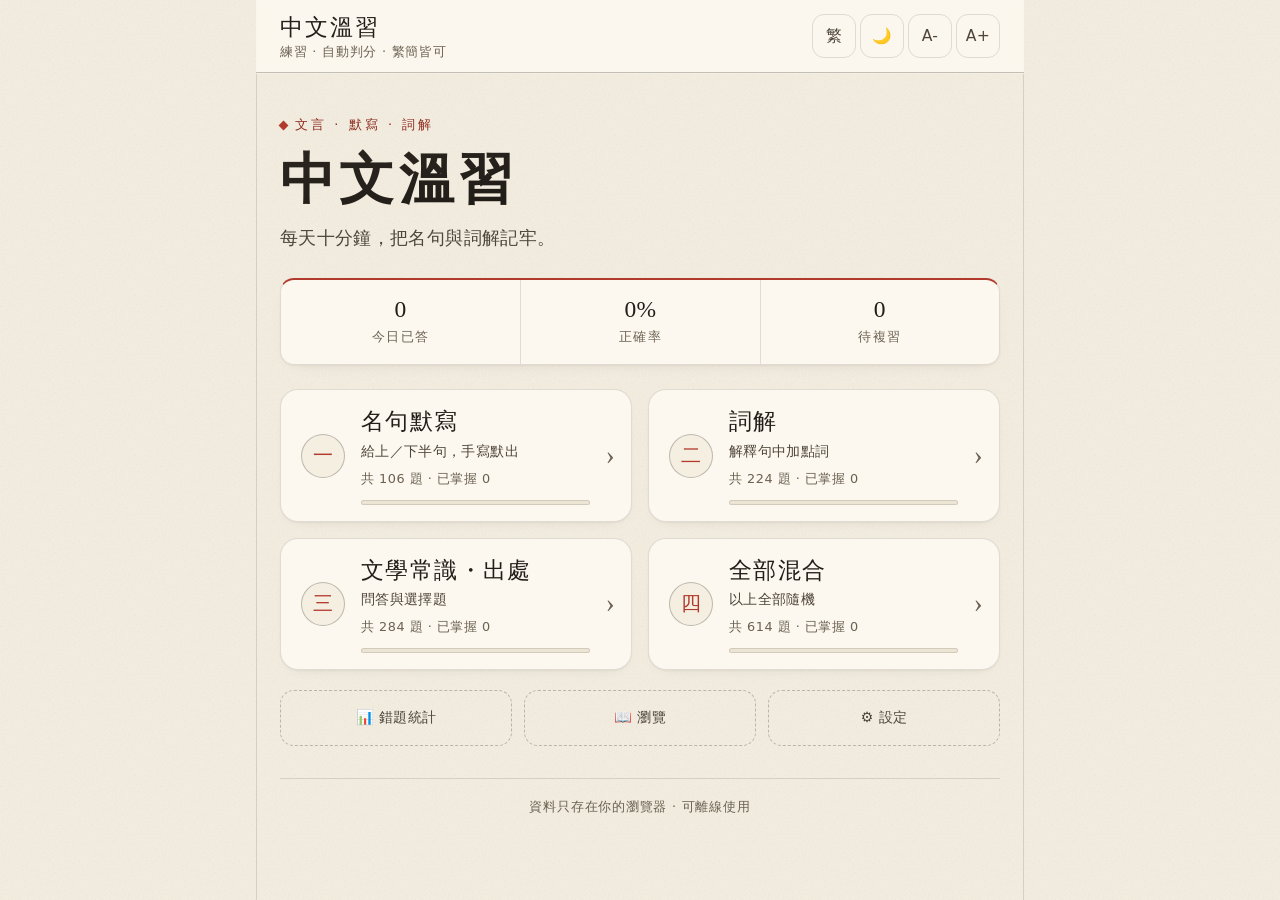
<file: index.html>
<!DOCTYPE html>
<html lang="zh-Hant" data-theme="light" data-script="t" data-font="md">
<head>
  <meta charset="utf-8" />
  <meta name="viewport" content="width=device-width, initial-scale=1, viewport-fit=cover" />
  <title>中文溫習</title>
  <meta name="description" content="名句默寫、詞解、文學常識：零依賴、可離線、自動判分的中文溫習網站。" />
  <meta name="theme-color" content="#f7f2e8" />
  <meta name="color-scheme" content="light dark" />

  <!-- 加到主畫面（iOS） -->
  <meta name="apple-mobile-web-app-capable" content="yes" />
  <meta name="apple-mobile-web-app-status-bar-style" content="default" />
  <meta name="apple-mobile-web-app-title" content="中文溫習" />
  <link rel="apple-touch-icon" href="icons/icon-192.png" />

  <link rel="manifest" href="manifest.webmanifest" />
  <link rel="icon" href="icons/icon-192.png" />
  <link rel="stylesheet" href="css/style.css" />

  <script>
    /* 首屏前先套用已保存的偏好，避免閃白／閃換字形 */
    (function () {
      try {
        var raw = localStorage.getItem('cn_review_v1');
        if (!raw) return;
        var s = (JSON.parse(raw) || {}).settings || {};
        var el = document.documentElement;
        if (s.theme === 'dark') el.setAttribute('data-theme', 'dark');
        if (s.script === 's') { el.setAttribute('data-script', 's'); el.setAttribute('lang', 'zh-Hans'); }
        if (s.font) el.setAttribute('data-font', s.font);
      } catch (e) { /* 忽略 */ }
    })();
  </script>
</head>
<body>
  <div id="app"></div>
  <div id="toast" class="toast" role="status" aria-live="polite"></div>
  <div id="overlay" class="overlay" hidden></div>

  <!-- 載入順序：資料 → 核心 → 介面 → 啟動 -->
  <script src="data/dataset.js"></script>
  <script src="js/core.js"></script>
  <script src="js/ui.js"></script>
  <script src="js/main.js"></script>
</body>
</html>
</file>
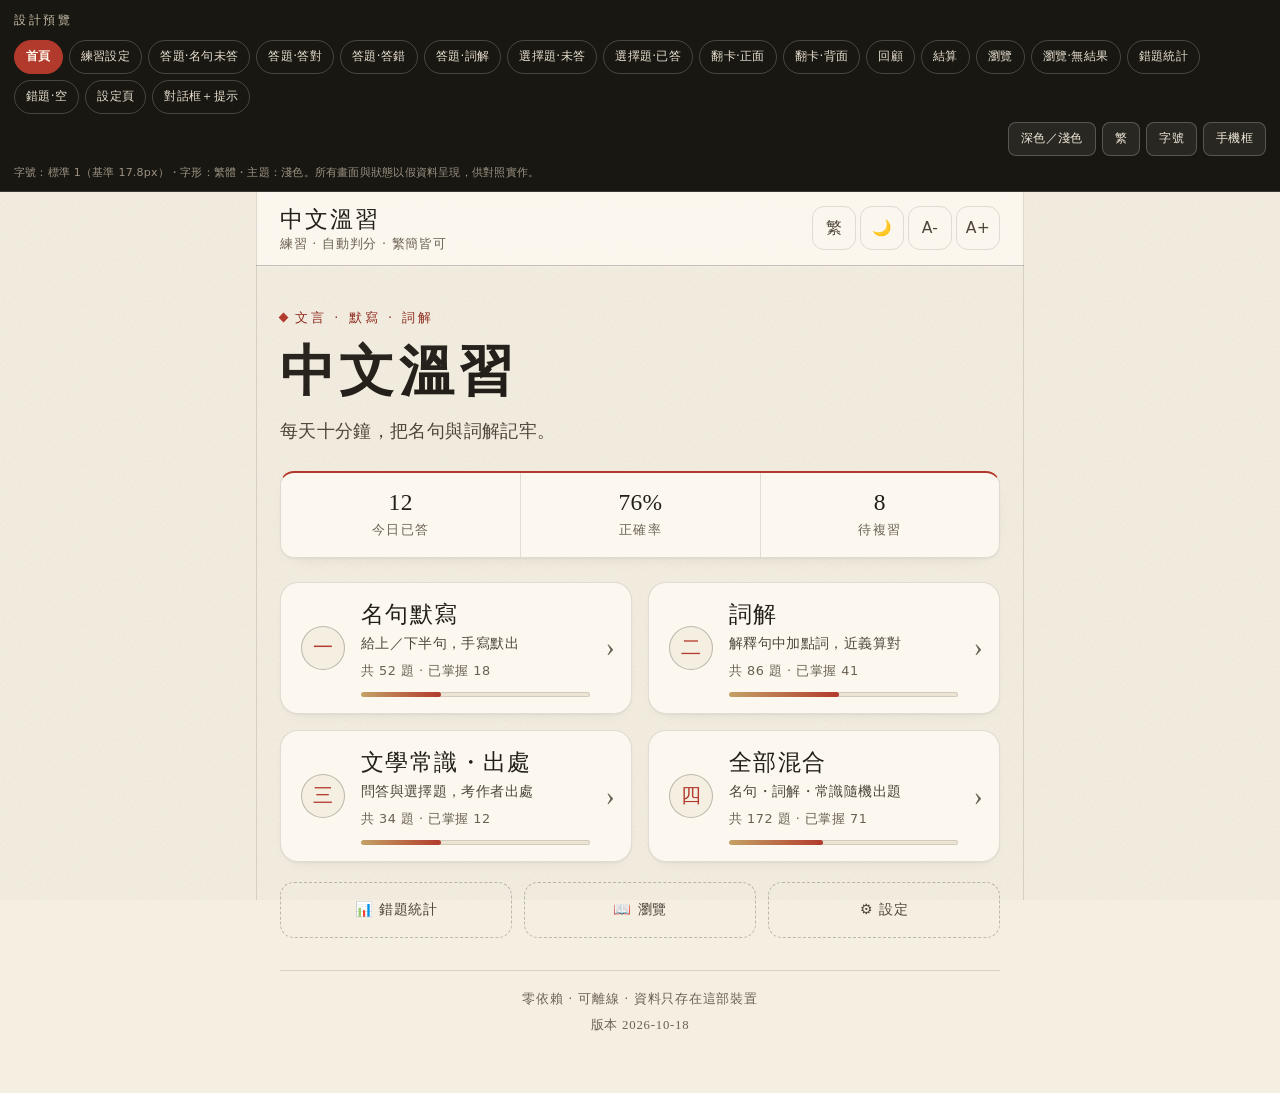
<file: design/preview.html>
<!doctype html>
<html lang="zh-Hant" data-theme="light" data-script="t" data-font="md">
<head>
<meta charset="utf-8">
<meta name="viewport" content="width=device-width, initial-scale=1, viewport-fit=cover">
<title>設計預覽 · 中文溫習</title>
<link rel="stylesheet" href="../css/style.css">
<style>
/* ==========================================================================
   只屬於預覽頁的外框（pv-* 前綴，不屬於產品樣式）
   ========================================================================== */
:root { --pv-barh: 54px; }

.pv-bar {
  position: sticky;
  top: 0;
  z-index: 100;
  display: flex;
  flex-wrap: wrap;
  align-items: center;
  gap: 8px;
  padding: 10px 14px;
  background: #191712;
  color: #EFE8D8;
  border-bottom: 1px solid rgba(255, 255, 255, 0.14);
  font-family: "PingFang HK", "Microsoft JhengHei", system-ui, sans-serif;
}
.pv-brand {
  font-family: var(--font-serif);
  font-size: 12px;
  letter-spacing: 0.22em;
  color: #C9BFA9;
  margin-right: 4px;
  white-space: nowrap;
}
.pv-tabs { display: flex; flex-wrap: wrap; gap: 6px; }
.pv-tab {
  min-height: 34px;
  padding: 0 11px;
  font-size: 12px;
  color: #E7E0D0;
  background: transparent;
  border: 1px solid rgba(255, 255, 255, 0.2);
  border-radius: 999px;
  cursor: pointer;
  transition: background-color 160ms, border-color 160ms, color 160ms;
}
.pv-tab:hover { background: rgba(255, 255, 255, 0.1); }
.pv-tab.is-on { background: #B23A2C; border-color: #B23A2C; color: #FFF8EC; font-weight: 600; }
.pv-tools { display: flex; flex-wrap: wrap; gap: 6px; margin-left: auto; }
.pv-tog {
  min-height: 34px;
  padding: 0 12px;
  font-size: 12px;
  color: #EFE8D8;
  background: rgba(255, 255, 255, 0.07);
  border: 1px solid rgba(255, 255, 255, 0.22);
  border-radius: 8px;
  cursor: pointer;
}
.pv-tog:hover { background: rgba(255, 255, 255, 0.16); }
.pv-hint {
  width: 100%;
  font-size: 11px;
  line-height: 1.6;
  color: #9C9384;
  letter-spacing: 0.02em;
}

.pv-stage { display: block; }
/* 預覽時 appbar 不黏頂，避免與上方工具列重疊 */
.pv-stage .appbar { position: static; }
.pv-stage.is-phone {
  max-width: 390px;
  margin: 18px auto 40px;
  border: 1px solid rgba(0, 0, 0, 0.28);
  border-radius: 26px;
  overflow: clip;
  box-shadow: 0 24px 70px -34px rgba(0, 0, 0, 0.65);
}
.pv-stage.is-phone .appbar,
.pv-stage.is-phone .screen { max-width: 390px; }
</style>
</head>
<body>

<!-- 預覽工具列（非產品樣式） -->
<div class="pv-bar">
  <span class="pv-brand">設計預覽</span>
  <div class="pv-tabs">
    <button class="pv-tab is-on" data-target="s-home" aria-pressed="true">首頁</button>
    <button class="pv-tab" data-target="s-setup" aria-pressed="false">練習設定</button>
    <button class="pv-tab" data-target="s-quiz-ask" aria-pressed="false">答題·名句未答</button>
    <button class="pv-tab" data-target="s-quiz-ok" aria-pressed="false">答題·答對</button>
    <button class="pv-tab" data-target="s-quiz-bad" aria-pressed="false">答題·答錯</button>
    <button class="pv-tab" data-target="s-quiz-cijie" aria-pressed="false">答題·詞解</button>
    <button class="pv-tab" data-target="s-mc-ask" aria-pressed="false">選擇題·未答</button>
    <button class="pv-tab" data-target="s-mc-done" aria-pressed="false">選擇題·已答</button>
    <button class="pv-tab" data-target="s-flash-front" aria-pressed="false">翻卡·正面</button>
    <button class="pv-tab" data-target="s-flash-back" aria-pressed="false">翻卡·背面</button>
    <button class="pv-tab" data-target="s-review" aria-pressed="false">回顧</button>
    <button class="pv-tab" data-target="s-result" aria-pressed="false">結算</button>
    <button class="pv-tab" data-target="s-browse" aria-pressed="false">瀏覽</button>
    <button class="pv-tab" data-target="s-browse-empty" aria-pressed="false">瀏覽·無結果</button>
    <button class="pv-tab" data-target="s-stats" aria-pressed="false">錯題統計</button>
    <button class="pv-tab" data-target="s-stats-empty" aria-pressed="false">錯題·空</button>
    <button class="pv-tab" data-target="s-settings" aria-pressed="false">設定頁</button>
    <button class="pv-tab" data-target="s-dialog" aria-pressed="false">對話框＋提示</button>
  </div>
  <div class="pv-tools">
    <button class="pv-tog" data-pv-toggle="theme">深色／淺色</button>
    <button class="pv-tog" data-pv-toggle="script" data-script-label>繁／簡</button>
    <button class="pv-tog" data-pv-toggle="font">字號</button>
    <button class="pv-tog" data-pv-toggle="width">手機框</button>
  </div>
  <p class="pv-hint" data-pv-hint>字號：md（基準 17.8px）・字形：繁體・主題：淺色。所有畫面與狀態以假資料呈現，供對照實作。</p>
</div>

<div class="pv-stage" id="pv-stage">

  <!-- 共用 Appbar -->
  <header class="appbar">
    <button class="appbar-back" data-action="back" aria-label="返回">‹</button>
    <div class="appbar-title">
      <div class="appbar-title-main" data-t="中文溫習" data-s="中文温习">中文溫習</div>
      <div class="appbar-title-sub" data-t="練習 · 自動判分 · 繁簡皆可" data-s="练习 · 自动判分 · 繁简皆可">練習 · 自動判分 · 繁簡皆可</div>
    </div>
    <div class="appbar-tools">
      <button class="tool" data-action="toggle-script" title="切換繁簡" data-t="繁" data-s="简">繁</button>
      <button class="tool" data-action="toggle-theme" title="深色模式">🌙</button>
      <button class="tool" data-action="font-dec" title="縮小字號">A-</button>
      <button class="tool" data-action="font-inc" title="放大字號">A+</button>
    </div>
  </header>

  <!-- ============================ 首頁 ============================ -->
  <section class="screen" id="s-home" data-screen="home">
    <section class="hero">
      <p class="hero-kicker" data-t="文言 · 默寫 · 詞解" data-s="文言 · 默写 · 词解">文言 · 默寫 · 詞解</p>
      <h1 class="hero-title" data-t="中文溫習" data-s="中文温习">中文溫習</h1>
      <p class="hero-sub" data-t="每天十分鐘，把名句與詞解記牢。" data-s="每天十分钟，把名句与词解记牢。">每天十分鐘，把名句與詞解記牢。</p>
      <div class="hero-stats">
        <div class="stat"><span class="stat-value">12</span><span class="stat-label" data-t="今日已答" data-s="今日已答">今日已答</span></div>
        <div class="stat"><span class="stat-value">76%</span><span class="stat-label" data-t="正確率" data-s="正确率">正確率</span></div>
        <div class="stat"><span class="stat-value">8</span><span class="stat-label" data-t="待複習" data-s="待复习">待複習</span></div>
      </div>
    </section>

    <div class="module-grid">
      <button class="module-card" data-module="mingju">
        <span class="module-card-no">一</span>
        <span class="module-card-body">
          <span class="module-card-name" data-t="名句默寫" data-s="名句默写">名句默寫</span>
          <span class="module-card-desc" data-t="給上／下半句，手寫默出" data-s="给上／下半句，手写默出">給上／下半句，手寫默出</span>
          <span class="module-card-meta" data-t="共 52 題 · 已掌握 18" data-s="共 52 题 · 已掌握 18">共 52 題 · 已掌握 18</span>
          <span class="module-progress"><i style="width:35%"></i></span>
        </span>
        <span class="module-card-go">›</span>
      </button>

      <button class="module-card" data-module="cijie">
        <span class="module-card-no">二</span>
        <span class="module-card-body">
          <span class="module-card-name" data-t="詞解" data-s="词解">詞解</span>
          <span class="module-card-desc" data-t="解釋句中加點詞，近義算對" data-s="解释句中加点词，近义算对">解釋句中加點詞，近義算對</span>
          <span class="module-card-meta" data-t="共 86 題 · 已掌握 41" data-s="共 86 题 · 已掌握 41">共 86 題 · 已掌握 41</span>
          <span class="module-progress"><i style="width:48%"></i></span>
        </span>
        <span class="module-card-go">›</span>
      </button>

      <button class="module-card" data-module="changshi">
        <span class="module-card-no">三</span>
        <span class="module-card-body">
          <span class="module-card-name" data-t="文學常識・出處" data-s="文学常识・出处">文學常識・出處</span>
          <span class="module-card-desc" data-t="問答與選擇題，考作者出處" data-s="问答与选择题，考作者出处">問答與選擇題，考作者出處</span>
          <span class="module-card-meta" data-t="共 34 題 · 已掌握 12" data-s="共 34 题 · 已掌握 12">共 34 題 · 已掌握 12</span>
          <span class="module-progress"><i style="width:35%"></i></span>
        </span>
        <span class="module-card-go">›</span>
      </button>

      <button class="module-card" data-module="mixed">
        <span class="module-card-no">四</span>
        <span class="module-card-body">
          <span class="module-card-name" data-t="全部混合" data-s="全部混合">全部混合</span>
          <span class="module-card-desc" data-t="名句・詞解・常識隨機出題" data-s="名句・词解・常识随机出题">名句・詞解・常識隨機出題</span>
          <span class="module-card-meta" data-t="共 172 題 · 已掌握 71" data-s="共 172 题 · 已掌握 71">共 172 題 · 已掌握 71</span>
          <span class="module-progress"><i style="width:41%"></i></span>
        </span>
        <span class="module-card-go">›</span>
      </button>
    </div>

    <div class="quick-row">
      <button class="quick" data-action="open-stats">📊 <span data-t="錯題統計" data-s="错题统计">錯題統計</span></button>
      <button class="quick" data-action="open-browse">📖 <span data-t="瀏覽" data-s="浏览">瀏覽</span></button>
      <button class="quick" data-action="open-settings">⚙️ <span data-t="設定" data-s="设定">設定</span></button>
    </div>

    <footer class="appfoot">
      <p data-t="零依賴 · 可離線 · 資料只存在這部裝置" data-s="零依赖 · 可离线 · 数据只存在这部设备">零依賴 · 可離線 · 資料只存在這部裝置</p>
      <p class="appfoot-version">版本 2026-10-18</p>
    </footer>
  </section>

  <!-- ========================== 練習設定 ========================== -->
  <section class="screen" id="s-setup" data-screen="setup" hidden>
    <section class="setup">
      <h2 class="setup-title" data-t="名句默寫" data-s="名句默写">名句默寫</h2>
      <p class="setup-desc" data-t="標點由系統給出，只需默寫漢字；繁簡皆可。" data-s="标点由系统给出，只需默写汉字；繁简皆可。">標點由系統給出，只需默寫漢字；繁簡皆可。</p>

      <div class="setup-block">
        <h3 class="setup-label">範圍</h3>
        <div class="chips" data-field="units">
          <button class="chip is-on" data-value="all" aria-pressed="true">全部<span class="chip-count">52</span></button>
          <button class="chip" data-value="shijing" aria-pressed="false">《詩經》<span class="chip-count">22</span></button>
          <button class="chip" data-value="chuci" aria-pressed="false">《楚辭》<span class="chip-count">14</span></button>
          <button class="chip" data-value="zhuzi" aria-pressed="false">諸子散文<span class="chip-count">8</span></button>
          <button class="chip" data-value="tangssong" aria-pressed="false">唐詩宋詞<span class="chip-count">8</span></button>
        </div>
      </div>

      <div class="setup-block">
        <h3 class="setup-label">模式</h3>
        <div class="segmented" data-field="mode">
          <button class="seg is-on" data-value="practice" aria-pressed="true">練習<span class="seg-sub">錯題會重現</span></button>
          <button class="seg" data-value="speed" aria-pressed="false">⚡ 速通<span class="seg-sub">一次刷完</span></button>
          <button class="seg" data-value="flash" aria-pressed="false">🃏 翻卡<span class="seg-sub">自評記憶</span></button>
        </div>
      </div>

      <div class="setup-block" data-block="question">
        <h3 class="setup-label">作答方式</h3>
        <div class="segmented" data-field="question">
          <button class="seg is-on" data-value="type" aria-pressed="true">手打</button>
          <button class="seg" data-value="mc" aria-pressed="false">選擇題</button>
        </div>
      </div>

      <div class="setup-block" data-block="mingju-direction">
        <h3 class="setup-label">默寫方向</h3>
        <div class="segmented" data-field="direction">
          <button class="seg is-on" data-value="hs" aria-pressed="true">給上默下</button>
          <button class="seg" data-value="sh" aria-pressed="false">給下默上</button>
        </div>
      </div>

      <div class="setup-block">
        <h3 class="setup-label">順序</h3>
        <div class="segmented" data-field="order">
          <button class="seg is-on" data-value="shuffle" aria-pressed="true">亂序</button>
          <button class="seg" data-value="original" aria-pressed="false">原順序</button>
        </div>
      </div>

      <button class="btn btn-primary start-btn" data-action="start">開始練習（52 題）</button>
    </section>
  </section>

  <!-- ============================ 設定頁 ============================ -->
  <section class="screen" id="s-settings" data-screen="settings" hidden>
    <section class="settings">
      <div class="setting-row">
        <div class="setting-text">
          <b data-t="字形" data-s="字形">字形</b>
          <small data-t="介面與題目顯示" data-s="界面与题目显示">介面與題目顯示</small>
        </div>
        <div class="segmented" data-field="script">
          <button class="seg is-on" data-value="t" aria-pressed="true">繁體</button>
          <button class="seg" data-value="s" aria-pressed="false">簡體</button>
        </div>
      </div>

      <div class="setting-row">
        <div class="setting-text">
          <b data-t="深色模式" data-s="深色模式">深色模式</b>
          <small data-t="夜間閱讀，墨底紙白" data-s="夜间阅读，墨底纸白">夜間閱讀，墨底紙白</small>
        </div>
        <div class="segmented" data-field="theme">
          <button class="seg is-on" data-value="light" aria-pressed="true">淺色</button>
          <button class="seg" data-value="dark" aria-pressed="false">深色</button>
        </div>
      </div>

      <div class="setting-row">
        <div class="setting-text">
          <b data-t="字號" data-s="字号">字號</b>
          <small data-t="影響全部文字" data-s="影响全部文字">影響全部文字</small>
        </div>
        <div class="segmented" data-field="font">
          <button class="seg" data-value="sm" aria-pressed="false">小</button>
          <button class="seg is-on" data-value="md" aria-pressed="true">標準</button>
          <button class="seg" data-value="lg" aria-pressed="false">大</button>
          <button class="seg" data-value="xl" aria-pressed="false">特大</button>
        </div>
      </div>

      <div class="setting-row">
        <div class="setting-text">
          <b data-t="顯示提示" data-s="显示提示">顯示提示</b>
          <small data-t="題目下方顯示字數提示" data-s="题目下方显示字数提示">題目下方顯示字數提示</small>
        </div>
        <div class="segmented" data-field="hint">
          <button class="seg is-on" data-value="on" aria-pressed="true">開</button>
          <button class="seg" data-value="off" aria-pressed="false">關</button>
        </div>
      </div>

      <div class="settings-actions">
        <button class="btn btn-ghost" data-action="export">📤 匯出進度</button>
        <button class="btn btn-ghost" data-action="import">📥 匯入進度</button>
        <input id="importFile" type="file" accept=".json" hidden>
        <button class="btn btn-ghost danger" data-action="reset">重設所有進度</button>
      </div>

      <p class="about" data-t="資料只存在你的瀏覽器；換裝置請先匯出。" data-s="数据只存在你的浏览器；换设备请先导出。">資料只存在你的瀏覽器；換裝置請先匯出。</p>
    </section>
  </section>

  <!-- ======================= 答題·名句·未答 ======================= -->
  <section class="screen" id="s-quiz-ask" data-screen="quiz" hidden>
    <section class="quiz">
      <div class="quiz-head">
        <span class="quiz-progress-text">第 3 / 52 題</span>
        <span class="quiz-score"><span class="is-ok">✓ 2</span><span class="is-bad">✗ 1</span></span>
        <button class="btn-mini" data-action="reshuffle">重新打亂</button>
      </div>
      <div class="progress"><i style="width:6%"></i></div>

      <article class="qcard" data-qtype="mingju" data-state="asking">
        <p class="q-ask" data-t="請默寫下半句：" data-s="请默写下半句：">請默寫下半句：</p>
        <div class="q-prompt han"><span data-t="非淡泊無以明志，" data-s="非淡泊无以明志，">非淡泊無以明志，</span></div>
        <p class="q-hint" data-t="標點已給出，共需 7 個漢字（繁簡皆可）" data-s="标点已给出，共需 7 个汉字（繁简皆可）">標點已給出，共需 7 個漢字（繁簡皆可）</p>

        <form class="answer-form" autocomplete="off">
          <input class="answer-input" id="answerInput" type="text" aria-label="默寫答案"
                 data-ph-t="寫下你記得的句子" data-ph-s="写下你记得的句子" placeholder="寫下你記得的句子">
          <button class="btn btn-primary" data-action="submit" type="submit">提交</button>
        </form>
      </article>

      <div class="quiz-actions">
        <button class="btn-mini" data-action="hard" aria-pressed="false">⭐ 標記</button>
        <button class="btn-mini" data-action="giveup">看答案</button>
        <button class="btn btn-primary" data-action="next">下一題 ›</button>
        <button class="btn-mini" data-action="prev-review">‹ 回顧</button>
      </div>
    </section>
  </section>

  <!-- ======================= 答題·名句·答對 ======================= -->
  <section class="screen" id="s-quiz-ok" data-screen="quiz" hidden>
    <section class="quiz">
      <div class="quiz-head">
        <span class="quiz-progress-text">第 3 / 52 題</span>
        <span class="quiz-score"><span class="is-ok">✓ 3</span><span class="is-bad">✗ 1</span></span>
        <button class="btn-mini" data-action="reshuffle">重新打亂</button>
      </div>
      <div class="progress"><i style="width:9%"></i></div>

      <article class="qcard is-ok" data-qtype="mingju" data-state="answered">
        <p class="q-ask" data-t="請默寫下半句：" data-s="请默写下半句：">請默寫下半句：</p>
        <div class="q-prompt han">非淡泊無以明志，</div>

        <form class="answer-form" autocomplete="off">
          <input class="answer-input" type="text" aria-label="你的答案" value="非寧靜無以致遠" readonly>
          <button class="btn btn-primary" data-action="submit" type="submit" hidden>提交</button>
        </form>

        <div class="verdict is-ok" data-t="✓ 默寫正確" data-s="✓ 默写正确">✓ 默寫正確</div>
        <div class="answer-box">
          <div class="answer-line han"><span data-t="非寧靜無以致遠。" data-s="非宁静无以致远。">非寧靜無以致遠。</span></div>
          <div class="answer-src" data-t="—— 諸葛亮《誡子書》" data-s="—— 诸葛亮《诫子书》">—— 諸葛亮《誡子書》</div>
          <div class="your-answer" data-t="你寫的是：非寧靜無以致遠" data-s="你写的是：非宁静无以致远">你寫的是：非寧靜無以致遠</div>
          <button class="btn btn-ghost" data-action="override">意思對了，算我對</button>
        </div>
      </article>

      <div class="quiz-actions">
        <button class="btn-mini" data-action="hard" aria-pressed="false">⭐ 標記</button>
        <button class="btn-mini" data-action="giveup">看答案</button>
        <button class="btn btn-primary" data-action="next">下一題 ›</button>
        <button class="btn-mini" data-action="prev-review">‹ 回顧</button>
      </div>
    </section>
  </section>

  <!-- ======================= 答題·名句·答錯 ======================= -->
  <section class="screen" id="s-quiz-bad" data-screen="quiz" hidden>
    <section class="quiz">
      <div class="quiz-head">
        <span class="quiz-progress-text">第 7 / 52 題</span>
        <span class="quiz-score"><span class="is-ok">✓ 4</span><span class="is-bad">✗ 3</span></span>
        <button class="btn-mini" data-action="reshuffle">重新打亂</button>
      </div>
      <div class="progress"><i style="width:14%"></i></div>

      <article class="qcard is-bad" data-qtype="mingju" data-state="answered">
        <p class="q-ask" data-t="請默寫下半句：" data-s="请默写下半句：">請默寫下半句：</p>
        <div class="q-prompt han">海內存知己，</div>

        <form class="answer-form" autocomplete="off">
          <input class="answer-input" type="text" aria-label="你的答案" value="天涯若比臨" readonly>
          <button class="btn btn-primary" data-action="submit" type="submit" hidden>提交</button>
        </form>

        <div class="verdict is-bad" data-t="✗ 默寫有誤" data-s="✗ 默写有误">✗ 默寫有誤</div>
        <div class="answer-box">
          <div class="answer-line han">天涯若比鄰。</div>
          <div class="answer-src">王勃《送杜少府之任蜀州》</div>
          <div class="your-answer" data-t="你寫的是：天涯若比臨" data-s="你写的是：天涯若比临">你寫的是：天涯若比臨</div>
          <button class="btn btn-ghost" data-action="override">意思對了，算我對</button>
        </div>
        <p class="q-hint" data-t="這題會在 5 題後再出現。" data-s="这题会在 5 题后再出现。">這題會在 5 題後再出現。</p>
      </article>

      <div class="quiz-actions">
        <button class="btn-mini" data-action="hard" aria-pressed="true">⭐ 標記</button>
        <button class="btn-mini" data-action="giveup">看答案</button>
        <button class="btn btn-primary" data-action="next">下一題 ›</button>
        <button class="btn-mini" data-action="prev-review">‹ 回顧</button>
      </div>
    </section>
  </section>

  <!-- ======================== 答題·詞解（加點詞） ======================== -->
  <section class="screen" id="s-quiz-cijie" data-screen="quiz" hidden>
    <section class="quiz">
      <div class="quiz-head">
        <span class="quiz-progress-text">第 12 / 86 題</span>
        <span class="quiz-score"><span class="is-ok">✓ 9</span><span class="is-bad">✗ 2</span></span>
        <button class="btn-mini" data-action="reshuffle">重新打亂</button>
      </div>
      <div class="progress"><i style="width:14%"></i></div>

      <article class="qcard" data-qtype="cijie" data-state="asking">
        <p class="q-ask" data-t="請解釋句中加點的詞：" data-s="请解释句中加点的词：">請解釋句中加點的詞：</p>
        <div class="q-prompt han">窈窕<em>淑女</em>，君子好逑。</div>
        <p class="q-hint" data-t="答中意思就算對（例如「文靜」「美好」）" data-s="答中意思就算对（例如「文静」「美好」）">答中意思就算對（例如「文靜」「美好」）</p>

        <form class="answer-form" autocomplete="off">
          <input class="answer-input" type="text" aria-label="詞語解釋"
                 data-ph-t="寫下詞語的意思" data-ph-s="写下词语的意思" placeholder="寫下詞語的意思">
          <button class="btn btn-primary" data-action="submit" type="submit">提交</button>
        </form>
      </article>

      <div class="quiz-actions">
        <button class="btn-mini" data-action="hard" aria-pressed="false">⭐ 標記</button>
        <button class="btn-mini" data-action="giveup">看答案</button>
        <button class="btn btn-primary" data-action="next">下一題 ›</button>
        <button class="btn-mini" data-action="prev-review">‹ 回顧</button>
      </div>
    </section>
  </section>

  <!-- ======================= 選擇題·未答 ======================= -->
  <section class="screen" id="s-mc-ask" data-screen="quiz" hidden>
    <section class="quiz">
      <div class="quiz-head">
        <span class="quiz-progress-text">第 5 / 34 題</span>
        <span class="quiz-score"><span class="is-ok">✓ 3</span><span class="is-bad">✗ 0</span></span>
        <button class="btn-mini" data-action="reshuffle">重新打亂</button>
      </div>
      <div class="progress"><i style="width:15%"></i></div>

      <article class="qcard" data-qtype="changshi" data-state="asking">
        <p class="q-ask" data-t="請選擇正確答案：" data-s="请选择正确答案：">請選擇正確答案：</p>
        <div class="q-prompt" data-t="第一部詩歌總集" data-s="第一部诗歌总集">第一部詩歌總集</div>
        <p class="q-hint" data-t="鍵盤可按 1–4 作答" data-s="键盘可按 1–4 作答">鍵盤可按 1–4 作答</p>

        <div class="options" data-mode="mc">
          <button class="option" data-index="0"><span class="option-key">A</span><span class="option-text">《詩經》</span></button>
          <button class="option" data-index="1"><span class="option-key">B</span><span class="option-text">《尚書》</span></button>
          <button class="option" data-index="2"><span class="option-key">C</span><span class="option-text">《春秋》</span></button>
          <button class="option" data-index="3"><span class="option-key">D</span><span class="option-text">《易經》</span></button>
        </div>
      </article>

      <div class="quiz-actions">
        <button class="btn-mini" data-action="hard" aria-pressed="false">⭐ 標記</button>
        <button class="btn-mini" data-action="giveup">看答案</button>
        <button class="btn btn-primary" data-action="next">下一題 ›</button>
        <button class="btn-mini" data-action="prev-review">‹ 回顧</button>
      </div>
    </section>
  </section>

  <!-- ======================= 選擇題·已答 ======================= -->
  <section class="screen" id="s-mc-done" data-screen="quiz" hidden>
    <section class="quiz">
      <div class="quiz-head">
        <span class="quiz-progress-text">第 5 / 34 題</span>
        <span class="quiz-score"><span class="is-ok">✓ 3</span><span class="is-bad">✗ 1</span></span>
        <button class="btn-mini" data-action="reshuffle">重新打亂</button>
      </div>
      <div class="progress"><i style="width:18%"></i></div>

      <article class="qcard is-bad" data-qtype="changshi" data-state="answered">
        <p class="q-ask" data-t="請選擇正確答案：" data-s="请选择正确答案：">請選擇正確答案：</p>
        <div class="q-prompt" data-t="第一部詩歌總集" data-s="第一部诗歌总集">第一部詩歌總集</div>

        <div class="options" data-mode="mc">
          <button class="option is-correct" data-index="0" disabled><span class="option-key">A</span><span class="option-text">《詩經》</span></button>
          <button class="option" data-index="1" disabled><span class="option-key">B</span><span class="option-text">《尚書》</span></button>
          <button class="option is-wrong" data-index="2" disabled><span class="option-key">C</span><span class="option-text">《春秋》</span></button>
          <button class="option" data-index="3" disabled><span class="option-key">D</span><span class="option-text">《易經》</span></button>
        </div>

        <div class="verdict is-bad" data-t="✗ 正確答案是 A《詩經》" data-s="✗ 正确答案是 A《诗经》">✗ 正確答案是 A《詩經》</div>
        <div class="answer-box">
          <div class="answer-src" data-t="《詩經》是我國第一部詩歌總集，收詩三百零五篇。" data-s="《诗经》是我国第一部诗歌总集，收诗三百零五篇。">《詩經》是我國第一部詩歌總集，收詩三百零五篇。</div>
        </div>
      </article>

      <div class="quiz-actions">
        <button class="btn-mini" data-action="hard" aria-pressed="false">⭐ 標記</button>
        <button class="btn-mini" data-action="giveup">看答案</button>
        <button class="btn btn-primary" data-action="next">下一題 ›</button>
        <button class="btn-mini" data-action="prev-review">‹ 回顧</button>
      </div>
    </section>
  </section>

  <!-- ======================= 翻卡·正面 ======================= -->
  <section class="screen" id="s-flash-front" data-screen="quiz" hidden>
    <section class="quiz">
      <div class="quiz-head">
        <span class="quiz-progress-text">第 4 / 52 張</span>
        <span class="quiz-score"><span class="is-ok">✓ 3</span><span class="is-bad">✗ 0</span></span>
        <button class="btn-mini" data-action="reshuffle">重新打亂</button>
      </div>
      <div class="progress"><i style="width:8%"></i></div>

      <article class="qcard" data-qtype="mingju" data-state="flash-front">
        <p class="q-ask" data-t="先自己回想，再翻面核對：" data-s="先自己回想，再翻面核对：">先自己回想，再翻面核對：</p>
        <div class="q-prompt han">昔我往矣，楊柳依依；</div>
        <p class="q-hint" data-t="按空白鍵或「翻面」看答案" data-s="按空格键或「翻面」看答案">按空白鍵或「翻面」看答案</p>

        <div class="card-controls">
          <button class="btn btn-ghost" data-action="flip">翻面</button>
          <button class="btn btn-ghost" data-action="again" disabled>✗ 還沒記住</button>
          <button class="btn btn-primary" data-action="known" disabled>✓ 記住了</button>
        </div>
      </article>

      <div class="quiz-actions">
        <button class="btn-mini" data-action="hard" aria-pressed="false">⭐ 標記</button>
        <button class="btn-mini" data-action="giveup">看答案</button>
        <button class="btn btn-primary" data-action="next">下一張 ›</button>
        <button class="btn-mini" data-action="prev-review">‹ 回顧</button>
      </div>
    </section>
  </section>

  <!-- ======================= 翻卡·背面 ======================= -->
  <section class="screen" id="s-flash-back" data-screen="quiz" hidden>
    <section class="quiz">
      <div class="quiz-head">
        <span class="quiz-progress-text">第 4 / 52 張</span>
        <span class="quiz-score"><span class="is-ok">✓ 3</span><span class="is-bad">✗ 1</span></span>
        <button class="btn-mini" data-action="reshuffle">重新打亂</button>
      </div>
      <div class="progress"><i style="width:8%"></i></div>

      <article class="qcard" data-qtype="mingju" data-state="flash-back">
        <p class="q-ask" data-t="核對答案後自評：" data-s="核对答案后自评：">核對答案後自評：</p>
        <div class="q-prompt han">昔我往矣，楊柳依依；</div>

        <div class="answer-box">
          <div class="answer-line han">今我來思，雨雪霏霏。</div>
          <div class="answer-src">《詩經・小雅・采薇》</div>
        </div>

        <div class="card-controls">
          <button class="btn btn-ghost" data-action="flip">翻回正面</button>
          <button class="btn btn-ghost" data-action="again">✗ 還沒記住</button>
          <button class="btn btn-primary" data-action="known">✓ 記住了</button>
        </div>
        <p class="q-hint" data-t="未記住的卡會在 5 張後重現。" data-s="未记住的卡会在 5 张后重现。">未記住的卡會在 5 張後重現。</p>
      </article>

      <div class="quiz-actions">
        <button class="btn-mini" data-action="hard" aria-pressed="false">⭐ 標記</button>
        <button class="btn-mini" data-action="giveup">看答案</button>
        <button class="btn btn-primary" data-action="next">下一張 ›</button>
        <button class="btn-mini" data-action="prev-review">‹ 回顧</button>
      </div>
    </section>
  </section>

  <!-- ========================= 回顧 ========================= -->
  <section class="screen" id="s-review" data-screen="quiz" hidden>
    <section class="quiz">
      <div class="quiz-head">
        <span class="quiz-progress-text">回顧 · 第 2 / 52 題</span>
        <span class="quiz-score"><span class="is-ok">✓ 1</span><span class="is-bad">✗ 1</span></span>
        <button class="btn-mini" data-action="reshuffle">重新打亂</button>
      </div>
      <div class="progress"><i style="width:4%"></i></div>

      <article class="qcard" data-qtype="cijie" data-state="review">
        <div class="review-banner" data-t="回顧中 · 按 → 返回" data-s="回顾中 · 按 → 返回">回顧中 · 按 → 返回</div>
        <p class="q-ask" data-t="這題你答錯了：" data-s="这题你答错了：">這題你答錯了：</p>
        <div class="q-prompt han">參差<em>荇菜</em>，左右流之。</div>

        <div class="verdict is-bad" data-t="✗ 你的答案：一種菜" data-s="✗ 你的答案：一种菜">✗ 你的答案：一種菜</div>
        <div class="answer-box">
          <div class="answer-line">一種水生植物</div>
          <div class="answer-src" data-t="——《關雎》・詞解" data-s="——《关雎》・词解">——《關雎》・詞解</div>
          <div class="your-answer" data-t="你寫的是：一種菜　·　錯過 1 次" data-s="你写的是：一种菜　·　错过 1 次">你寫的是：一種菜　·　錯過 1 次</div>
        </div>
        <p class="q-hint" data-t="回顧中不會計分。" data-s="回顾中不会计分。">回顧中不會計分。</p>
      </article>

      <div class="quiz-actions">
        <button class="btn-mini" data-action="hard" aria-pressed="false">⭐ 標記</button>
        <button class="btn-mini" data-action="prev-review">‹ 上一題</button>
        <button class="btn btn-primary" data-action="back-to-quiz">返回作答 ›</button>
      </div>
    </section>
  </section>

  <!-- ========================= 結算 ========================= -->
  <section class="screen" id="s-result" data-screen="result" hidden>
    <section class="result">
      <div class="result-hero">
        <div class="result-rate">86%<small data-t="正確率" data-s="正确率">正確率</small></div>
        <p class="result-sub" data-t="52 題 · 答對 45 · 答錯 7" data-s="52 题 · 答对 45 · 答错 7">52 題 · 答對 45 · 答錯 7</p>
      </div>

      <div class="result-stats">
        <div class="stat"><span class="stat-value">45</span><span class="stat-label" data-t="答對" data-s="答对">答對</span></div>
        <div class="stat"><span class="stat-value">7</span><span class="stat-label" data-t="答錯" data-s="答错">答錯</span></div>
        <div class="stat"><span class="stat-value">6:32</span><span class="stat-label" data-t="用時" data-s="用时">用時</span></div>
      </div>

      <div class="result-actions">
        <button class="btn btn-primary" data-action="again">再來一輪</button>
        <button class="btn btn-ghost" data-action="retry-wrong">只練錯題</button>
        <button class="btn btn-ghost" data-action="home">回首頁</button>
      </div>

      <div class="wrong-list">
        <article class="wrong-item">
          <p class="wrong-q" data-t="請默寫下半句：非淡泊無以明志，" data-s="请默写下半句：非淡泊无以明志，">請默寫下半句：非淡泊無以明志，</p>
          <p class="wrong-a han">非寧靜無以致遠。</p>
          <p class="wrong-meta" data-t="你寫的是：非寧致遠　·　諸葛亮《誡子書》" data-s="你写的是：非宁致远　·　诸葛亮《诫子书》">你寫的是：非寧致遠　·　諸葛亮《誡子書》</p>
        </article>
        <article class="wrong-item">
          <p class="wrong-q" data-t="請默寫下半句：海內存知己，" data-s="请默写下半句：海内存知己，">請默寫下半句：海內存知己，</p>
          <p class="wrong-a han">天涯若比鄰。</p>
          <p class="wrong-meta" data-t="你寫的是：天涯若比臨　·　王勃《送杜少府之任蜀州》" data-s="你写的是：天涯若比临　·　王勃《送杜少府之任蜀州》">你寫的是：天涯若比臨　·　王勃《送杜少府之任蜀州》</p>
        </article>
        <article class="wrong-item">
          <p class="wrong-q" data-t="請解釋句中加點的詞：參差荇菜" data-s="请解释句中加点的词：参差荇菜">請解釋句中加點的詞：參差<em>荇菜</em></p>
          <p class="wrong-a">一種水生植物</p>
          <p class="wrong-meta" data-t="你寫的是：一種菜　·　《關雎》" data-s="你写的是：一种菜　·　《关雎》">你寫的是：一種菜　·　《關雎》</p>
        </article>
      </div>
    </section>
  </section>

  <!-- ========================= 瀏覽 ========================= -->
  <section class="screen" id="s-browse" data-screen="browse" hidden>
    <section class="browse">
      <div class="browse-tools">
        <input class="search-input" id="browseSearch" type="search" aria-label="搜尋"
               data-ph-t="搜尋名句、詞解、出處…" data-ph-s="搜寻名句、词解、出处…" placeholder="搜尋名句、詞解、出處…">
      </div>

      <div class="chips" data-field="units">
        <button class="chip is-on" data-value="all" aria-pressed="true">全部<span class="chip-count">172</span></button>
        <button class="chip" data-value="guanju" aria-pressed="false">《關雎》<span class="chip-count">18</span></button>
        <button class="chip" data-value="mingju" aria-pressed="false">名句<span class="chip-count">52</span></button>
        <button class="chip" data-value="xianqin" aria-pressed="false">先秦常識<span class="chip-count">34</span></button>
      </div>

      <div class="browse-list">
        <button class="browse-item is-open" data-id="mj-001" aria-expanded="true">
          <span class="browse-item-head">
            <span class="browse-item-term han">關關雎鳩，在河之洲；窈窕淑女，君子好逑。</span>
            <span class="browse-item-sub" data-t="名句默寫 · 《詩經・周南・關雎》" data-s="名句默写 · 《诗经・周南・关雎》">名句默寫 · 《詩經・周南・關雎》</span>
          </span>
          <span class="browse-item-body">
            <b data-t="出處：" data-s="出处：">出處：</b>《詩經・周南・關雎》<br>
            <b data-t="字詞：" data-s="字词：">字詞：</b>窈窕（文靜美好）、逑（配偶）<br>
            <b data-t="記錄：" data-s="记录：">記錄：</b>答對 3 次 · 答錯 0 次
          </span>
        </button>

        <button class="browse-item" data-id="cj-001" aria-expanded="false">
          <span class="browse-item-head">
            <span class="browse-item-term han">窈窕<em>淑女</em>，君子好逑。</span>
            <span class="browse-item-sub" data-t="詞解 · 《關雎》" data-s="词解 · 《关雎》">詞解 · 《關雎》</span>
          </span>
          <span class="browse-item-body" hidden>
            <b data-t="答案：" data-s="答案：">答案：</b>文靜而美好的女子<br>
            <b data-t="關鍵詞：" data-s="关键词：">關鍵詞：</b>文靜、美好、美善
          </span>
        </button>

        <button class="browse-item" data-id="cs-001" aria-expanded="false">
          <span class="browse-item-head">
            <span class="browse-item-term han">第一部詩歌總集</span>
            <span class="browse-item-sub" data-t="文學常識 · 先秦" data-s="文学常识 · 先秦">文學常識 · 先秦</span>
          </span>
          <span class="browse-item-body" hidden>
            <b data-t="答案：" data-s="答案：">答案：</b>《詩經》<br>
            <b data-t="備註：" data-s="备注：">備註：</b>收詩三百零五篇，分風、雅、頌。
          </span>
        </button>

        <button class="browse-item" data-id="mj-002" aria-expanded="false">
          <span class="browse-item-head">
            <span class="browse-item-term han">路漫漫其修遠兮，吾將上下而求索。</span>
            <span class="browse-item-sub" data-t="名句默寫 · 屈原《離騷》" data-s="名句默写 · 屈原《离骚》">名句默寫 · 屈原《離騷》</span>
          </span>
          <span class="browse-item-body" hidden>
            <b data-t="出處：" data-s="出处：">出處：</b>屈原《離騷》<br>
            <b data-t="記錄：" data-s="记录：">記錄：</b>答對 1 次 · 答錯 2 次
          </span>
        </button>
      </div>
    </section>
  </section>

  <!-- ======================= 瀏覽·無結果 ======================= -->
  <section class="screen" id="s-browse-empty" data-screen="browse" hidden>
    <section class="browse">
      <div class="browse-tools">
        <input class="search-input" type="search" aria-label="搜尋" value="納蘭性德">
      </div>
      <div class="chips" data-field="units">
        <button class="chip is-on" data-value="all" aria-pressed="true">全部<span class="chip-count">172</span></button>
      </div>
      <p class="empty" data-t="沒有符合的項目。試試其他關鍵詞，繁簡皆可搜尋。" data-s="没有符合的项目。试试其他关键词，繁简皆可搜寻。">沒有符合的項目。試試其他關鍵詞，繁簡皆可搜尋。</p>
    </section>
  </section>

  <!-- ======================= 錯題統計 ======================= -->
  <section class="screen" id="s-stats" data-screen="stats" hidden>
    <section class="stats-screen">
      <div class="stats-summary">
        <div class="stat"><span class="stat-value">14</span><span class="stat-label" data-t="錯題總數" data-s="错题总数">錯題總數</span></div>
        <div class="stat"><span class="stat-value">3.2</span><span class="stat-label" data-t="平均錯誤" data-s="平均错误">平均錯誤</span></div>
      </div>

      <table class="wrong-table">
        <thead><tr><th data-t="題目" data-s="题目">題目</th><th data-t="答錯" data-s="答错">答錯</th><th data-t="答對" data-s="答对">答對</th></tr></thead>
        <tbody>
          <tr><td class="wrong-table-q">窈窕<em>淑女</em></td><td>3</td><td>1</td></tr>
          <tr><td class="wrong-table-q">非淡泊無以明志，非寧靜無以致遠。</td><td>3</td><td>0</td></tr>
          <tr><td class="wrong-table-q">海內存知己，天涯若比鄰。</td><td>2</td><td>1</td></tr>
          <tr><td class="wrong-table-q">參差<em>荇菜</em>，左右流之。</td><td>2</td><td>2</td></tr>
          <tr><td class="wrong-table-q">第一部詩歌總集</td><td>1</td><td>2</td></tr>
          <tr><td class="wrong-table-q">路漫漫其修遠兮，吾將上下而求索。</td><td>1</td><td>0</td></tr>
        </tbody>
      </table>

      <div class="stats-actions">
        <button class="btn btn-primary" data-action="practice-wrong">只練這些錯題</button>
        <button class="btn btn-ghost" data-action="clear-wrong">清空錯題記錄</button>
      </div>
    </section>
  </section>

  <!-- ======================= 錯題·空狀態 ======================= -->
  <section class="screen" id="s-stats-empty" data-screen="stats" hidden>
    <section class="stats-screen">
      <div class="stats-summary">
        <div class="stat"><span class="stat-value">0</span><span class="stat-label" data-t="錯題總數" data-s="错题总数">錯題總數</span></div>
        <div class="stat"><span class="stat-value">—</span><span class="stat-label" data-t="平均錯誤" data-s="平均错误">平均錯誤</span></div>
      </div>
      <table class="wrong-table">
        <thead><tr><th data-t="題目" data-s="题目">題目</th><th data-t="答錯" data-s="答错">答錯</th><th data-t="答對" data-s="答对">答對</th></tr></thead>
        <tbody></tbody>
      </table>
      <p class="empty" data-t="還沒有錯題，繼續保持。" data-s="还没有错题，继续保持。">還沒有錯題，繼續保持。</p>
      <div class="stats-actions">
        <button class="btn btn-ghost" data-action="clear-wrong" disabled>清空錯題記錄</button>
      </div>
    </section>
  </section>

  <!-- =================== 對話框＋提示（overlay / toast） =================== -->
  <section class="screen" id="s-dialog" data-screen="settings" hidden>
    <section class="settings">
      <div class="setting-row">
        <div class="setting-text">
          <b data-t="字形" data-s="字形">字形</b>
          <small data-t="介面與題目顯示" data-s="界面与题目显示">介面與題目顯示</small>
        </div>
        <div class="segmented" data-field="script">
          <button class="seg is-on" data-value="t" aria-pressed="true">繁體</button>
          <button class="seg" data-value="s" aria-pressed="false">簡體</button>
        </div>
      </div>
      <div class="setting-row">
        <div class="setting-text">
          <b data-t="深色模式" data-s="深色模式">深色模式</b>
          <small data-t="夜間閱讀，墨底紙白" data-s="夜间阅读，墨底纸白">夜間閱讀，墨底紙白</small>
        </div>
        <div class="segmented" data-field="theme">
          <button class="seg is-on" data-value="light" aria-pressed="true">淺色</button>
          <button class="seg" data-value="dark" aria-pressed="false">深色</button>
        </div>
      </div>
      <div class="settings-actions">
        <button class="btn btn-ghost danger" data-action="reset">重設所有進度</button>
      </div>
      <p class="about" data-t="按下「重設所有進度」會彈出確認框；儲存或標記動作會以底部提示回饋。" data-s="按下「重设所有进度」会弹出确认框；储存或标记动作会以底部提示回馈。">按下「重設所有進度」會彈出確認框；儲存或標記動作會以底部提示回饋。</p>
    </section>
  </section>

</div><!-- /.pv-stage -->

<div id="toast" class="toast" role="status" aria-live="polite">已標記為重點複習</div>

<div id="overlay" class="overlay" hidden>
  <div class="overlay-card">
    <h3 data-t="重設所有進度？" data-s="重设所有进度？">重設所有進度？</h3>
    <p data-t="這會清空答題記錄、錯題統計與偏好設定，無法復原。" data-s="这会清空答题记录、错题统计与偏好设定，无法复原。">這會清空答題記錄、錯題統計與偏好設定，無法復原。</p>
    <ul>
      <li data-t="錯題記錄 14 條" data-s="错题记录 14 条">錯題記錄 14 條</li>
      <li data-t="已答題目 172 題" data-s="已答题目 172 题">已答題目 172 題</li>
    </ul>
    <p data-t="建議先匯出進度備份。" data-s="建议先导出进度备份。">建議先匯出進度備份。</p>
    <div class="overlay-actions">
      <button class="btn btn-ghost" data-action="cancel">取消</button>
      <button class="btn btn-primary" data-action="confirm">確定重設</button>
    </div>
  </div>
</div>

<script>
/* 只服務預覽頁：切換畫面、深色、繁簡示範、字號、手機框 */
(function () {
  var stage   = document.getElementById('pv-stage');
  var tabs    = [].slice.call(document.querySelectorAll('.pv-tab'));
  var screens = [].slice.call(document.querySelectorAll('.screen'));
  var back    = document.querySelector('.appbar-back');
  var overlay = document.getElementById('overlay');
  var toast   = document.getElementById('toast');
  var hint    = document.querySelector('[data-pv-hint]');
  var font_order = ['sm', 'md', 'lg', 'xl'];
  var font_name  = { sm: '小 0.9', md: '標準 1', lg: '大 1.1', xl: '特大 1.2' };

  function paint_hint() {
    var d = document.documentElement;
    hint.textContent = '字號：' + font_name[d.dataset.font || 'md'] +
      '（基準 17.8px）・字形：' + (d.dataset.script === 's' ? '簡體' : '繁體') +
      '・主題：' + (d.dataset.theme === 'dark' ? '深色' : '淺色') +
      '。所有畫面與狀態以假資料呈現，供對照實作。';
  }

  function apply_text() {
    var s = document.documentElement.dataset.script === 's';
    document.querySelectorAll('[data-t]').forEach(function (el) {
      el.textContent = s ? el.dataset.s : el.dataset.t;
    });
    document.querySelectorAll('[data-ph-t]').forEach(function (el) {
      el.placeholder = s ? el.dataset.phS : el.dataset.phT;
    });
    document.querySelectorAll('[data-script-label]').forEach(function (el) {
      el.textContent = s ? '簡' : '繁';
    });
    paint_hint();
  }

  function show(id) {
    screens.forEach(function (sc) { sc.hidden = sc.id !== id; });
    tabs.forEach(function (t) {
      var on = t.dataset.target === id;
      t.classList.toggle('is-on', on);
      t.setAttribute('aria-pressed', on ? 'true' : 'false');
    });
    if (back) back.hidden = (id === 's-home');
    var dialog = (id === 's-dialog');
    overlay.hidden = !dialog;
    toast.classList.toggle('is-show', dialog);
    if (history.replaceState) history.replaceState(null, '', '#' + id);
    /* 瀏覽器會因 fragment 自動捲動，這裡強制回到頂部 */
    window.scrollTo(0, 0);
    requestAnimationFrame(function () { window.scrollTo(0, 0); });
  }

  tabs.forEach(function (t) {
    t.addEventListener('click', function () { show(t.dataset.target); });
  });

  document.querySelectorAll('[data-pv-toggle]').forEach(function (b) {
    b.addEventListener('click', function () {
      var d = document.documentElement;
      var kind = b.dataset.pvToggle;
      if (kind === 'theme') d.dataset.theme = (d.dataset.theme === 'dark' ? 'light' : 'dark');
      if (kind === 'script') { d.dataset.script = (d.dataset.script === 's' ? 't' : 's'); apply_text(); }
      if (kind === 'font') {
        var i = font_order.indexOf(d.dataset.font || 'md');
        d.dataset.font = font_order[(i + 1) % font_order.length];
        paint_hint();
      }
      if (kind === 'width') stage.classList.toggle('is-phone');
      if (kind !== 'script') paint_hint();
    });
  });

  apply_text();
  var start = (location.hash || '').replace('#', '');
  show(document.getElementById(start) ? start : 's-home');
})();
</script>
</body>
</html>
</file>
<file: css/style.css>
@charset "utf-8";
/* ==========================================================================
   中文溫習 · style.css
   氣質：紙感 · 書卷氣 · 現代編輯排版（香港中學生 / DSE 文言溫習）
   分區索引
     0  設計 tokens（色彩・字級・間距・圓角・陰影・動效）
     1  重設與紙底紋理
     2  排版與漢字襯線
     3  版面容器與螢幕動效
     4  Appbar
     5  按鈕系統
     6  首頁（hero・模組卡・quick・appfoot）
     7  設定畫面 setup（chips・segmented）
     8  答題 quiz
     9  結算 result
     10 瀏覽 browse
     11 錯題統計 stats
     12 設定頁 settings
     13 Toast 與 Overlay
     14 深色模式補充
     15 響應式斷點
     16 無障礙與使用偏好
     17 批註（補充說明 .answer-note / .browse-note）
   ========================================================================== */

/* ==========================================================================
   0 ── 設計 tokens
   ========================================================================== */
:root {
  /* ---- 字體堆疊（只用系統字，不載入任何外部字體） ---- */
  --font-serif: "Songti SC", "Songti TC", "STSong", "STZhongsong",
                "Noto Serif CJK TC", "Source Han Serif TC", "Source Han Serif SC",
                "SimSun", "PMingLiU", "MingLiU", Georgia, serif;
  --font-sans:  "PingFang HK", "PingFang TC", "PingFang SC", "Hiragino Sans GB",
                "Microsoft JhengHei", "Microsoft YaHei", "Noto Sans CJK TC",
                "Source Han Sans TC", "Heiti TC", "Segoe UI", system-ui, sans-serif;

  /* ---- 字級：1rem = 基準字級；md 時 --fs-base 17.8px，故 sm 亦有 16px ---- */
  --fs-base: 17.8px;
  --fs-scale: 1;              /* 由 html[data-font] 或 html[style] 控制 */
  --fs-2xs: 0.72rem;          /* ≈12.8px 微標籤 */
  --fs-xs:  0.8rem;           /* ≈14.2px 說明 */
  --fs-sm:  0.88rem;          /* ≈15.7px 次要 */
  --fs-md:  1rem;             /* ≈17.8px 正文 */
  --fs-lg:  1.12rem;          /* ≈19.9px 小標題 */
  --fs-xl:  1.32rem;          /* ≈23.5px 卡片標題 */
  --fs-2xl: 1.7rem;           /* ≈30.3px 區塊標題 */
  --fs-3xl: 2.15rem;          /* ≈38.3px 頁面標題 */
  --lh-tight: 1.3;
  --lh-body: 1.8;
  --lh-han: 1.9;              /* 詩句行高 */
  --track-wide: 0.24em;       /* 小標籤字距 */
  --track-tight: 0.02em;

  /* ---- 間距 ---- */
  --sp-1: 4px;  --sp-2: 8px;  --sp-3: 12px; --sp-4: 16px;
  --sp-5: 20px; --sp-6: 24px; --sp-7: 32px; --sp-8: 40px; --sp-9: 56px;

  /* ---- 圓角 ---- */
  --r-xs: 8px; --r-sm: 12px; --r-md: 14px; --r-lg: 18px; --r-pill: 999px;

  /* ---- 動效 ---- */
  --t-fast: 160ms; --t-base: 200ms; --t-slow: 240ms;
  --ease: cubic-bezier(0.22, 0.68, 0.28, 1);

  /* ---- 版面 ---- */
  --content-max: 720px;
  --gutter: 18px;
  --actionbar-h: 74px;   /* sticky 操作列實測高度（12+48+12+1px 邊框） */
  --toast-gap: 12px;     /* toast 與操作列的距離 */

  /* ---- 色彩：淺色（米白紙底・墨黑正文・朱砂強調・金棕次強調） ---- */
  --paper:       #F5EFE2;   /* 紙底 */
  --paper-2:     #FCF8EF;   /* 浮起面（卡） */
  --paper-3:     #EDE5D4;   /* 凹陷面（輸入・進度槽） */
  --line:        rgba(34, 30, 25, 0.13);
  --line-2:      rgba(34, 30, 25, 0.26);
  --ink:         #221E19;   /* 墨黑（正文，對紙底 14.3:1） */
  --ink-2:       #4E453A;   /* 次要（8.4:1） */
  --ink-3:       #6B6152;   /* 說明（4.9:1） */
  --accent:      #B23A2C;   /* 朱砂（對紙底 5.3:1） */
  --accent-ink:  #8E2A1E;   /* 朱砂文字（7.0:1） */
  --accent-fill: #B23A2C;   /* 朱砂實心（按鈕） */
  --accent-soft: rgba(178, 58, 44, 0.10);
  --on-accent:   #FFF8EC;   /* 朱砂上的字（5.9:1） */
  --gold:        #7A5B26;   /* 金棕（5.1:1） */
  --gold-fill:   #C4A265;   /* 進度條填充 */
  --gold-soft:   rgba(122, 91, 38, 0.10);
  --ok:          #2C6A4C;   /* 答對（5.6:1） */
  --ok-fill:     #2F6B4F;
  --ok-soft:     rgba(44, 106, 76, 0.11);
  --bad:         #A32B1E;   /* 答錯（5.6:1） */
  --bad-soft:    rgba(163, 43, 30, 0.10);
  --disabled-bg:  #E7E0D1;  /* 不可用：灰底 */
  --disabled-ink: #635A4C;  /* 不可用：灰字（對灰底 5.2:1） */
  --surface-blur: rgba(252, 248, 239, 0.92);   /* sticky 條 */
  --scrim:       rgba(26, 22, 16, 0.46);
  --hero-ink-a:  #2C2620;   /* 標題漸層上 */
  --hero-ink-b:  #13110D;   /* 標題漸層下 */
  --noise-o:     0.30;
  --noise-blend: multiply;

  /* ---- 陰影：極輕，不用重陰影 ---- */
  --shadow-1: 0 1px 2px rgba(40, 32, 20, 0.05), 0 6px 18px -14px rgba(40, 32, 20, 0.22);
  --shadow-2: 0 2px 6px rgba(40, 32, 20, 0.07), 0 20px 40px -24px rgba(40, 32, 20, 0.3);
  --shadow-3: 0 6px 16px rgba(40, 32, 20, 0.1), 0 40px 80px -40px rgba(40, 32, 20, 0.45);

  color-scheme: light;
}

/* 字號縮放（規格 §10：0.9 / 1 / 1.1 / 1.2） */
html[data-font="sm"] { --fs-scale: 0.9; }
html[data-font="md"] { --fs-scale: 1; }
html[data-font="lg"] { --fs-scale: 1.1; }
html[data-font="xl"] { --fs-scale: 1.2; }

/* ---- 色彩：深色（墨底・紙白） ---- */
html[data-theme="dark"] {
  --paper:       #16140F;
  --paper-2:     #1E1B15;
  --paper-3:     #272218;
  --line:        rgba(240, 232, 214, 0.13);
  --line-2:      rgba(240, 232, 214, 0.28);
  --ink:         #F1EADB;
  --ink-2:       #C7BDAA;
  --ink-3:       #9A9184;
  --accent:      #D9694F;
  --accent-ink:  #EE9A83;
  --accent-fill: #D9694F;
  --accent-soft: rgba(217, 105, 79, 0.16);
  --on-accent:   #15110C;
  --gold:        #D3B070;
  --gold-fill:   #A5854A;
  --gold-soft:   rgba(211, 176, 112, 0.14);
  --ok:          #7CC49B;   /* 對比 8.6:1 */
  --ok-fill:     #4F9B72;
  --ok-soft:     rgba(124, 196, 155, 0.14);
  --bad:         #E88A77;
  --bad-soft:    rgba(232, 138, 119, 0.14);
  --disabled-bg:  #272218;  /* 不可用：墨灰底 */
  --disabled-ink: #9A9184;  /* 不可用：灰字（對灰底 4.3:1） */
  --surface-blur: rgba(27, 24, 18, 0.92);
  --scrim:       rgba(6, 5, 3, 0.66);
  --hero-ink-a:  #F5EFE1;
  --hero-ink-b:  #B9AE99;
  --noise-o:     0.20;
  --noise-blend: soft-light;
  --shadow-1: 0 1px 2px rgba(0, 0, 0, 0.4), 0 8px 20px -16px rgba(0, 0, 0, 0.8);
  --shadow-2: 0 2px 8px rgba(0, 0, 0, 0.45), 0 24px 48px -28px rgba(0, 0, 0, 0.9);
  --shadow-3: 0 8px 20px rgba(0, 0, 0, 0.5), 0 48px 90px -46px rgba(0, 0, 0, 0.95);

  color-scheme: dark;
}

/* ==========================================================================
   1 ── 重設與紙底紋理
   ========================================================================== */
*,
*::before,
*::after { box-sizing: border-box; }

/* 唯一的 !important：確保 [hidden] 永遠勝過任何 display 宣告（規格 §5 以 hidden 切換狀態） */
[hidden] { display: none !important; }

html {
  font-size: calc(var(--fs-base) * var(--fs-scale));
  background-color: var(--paper);
  overflow-x: clip;                       /* 防橫向滾動（390×844 驗收） */
  -webkit-text-size-adjust: 100%;
  scroll-behavior: smooth;
}

body {
  margin: 0;
  min-height: 100vh;
  background-color: transparent;
  color: var(--ink);
  font-family: var(--font-sans);
  font-size: var(--fs-md);
  line-height: var(--lh-body);
  letter-spacing: var(--track-tight);
  overflow-wrap: break-word;
  -webkit-font-smoothing: antialiased;
  -moz-osx-font-smoothing: grayscale;
  text-rendering: optimizeLegibility;
}

/* 紙纖維顆粒（內嵌 SVG 資料 URI，無外部資源） */
body::before {
  content: "";
  position: fixed;
  inset: 0;
  z-index: 0;
  pointer-events: none;
  opacity: var(--noise-o);
  mix-blend-mode: var(--noise-blend);
  background-image: url("data:image/svg+xml,%3Csvg xmlns='http://www.w3.org/2000/svg' width='160' height='160'%3E%3Cfilter id='n'%3E%3CfeTurbulence type='fractalNoise' baseFrequency='.82' numOctaves='3' stitchTiles='stitch'/%3E%3C/filter%3E%3Crect width='160' height='160' filter='url(%23n)' opacity='.42'/%3E%3C/svg%3E");
  background-size: 160px 160px;
}

/* 古籍界行：寬螢幕時在內容欄兩側畫髮絲線 */
body::after {
  content: "";
  position: fixed;
  top: 0;
  bottom: 0;
  left: 50%;
  width: calc(var(--content-max) + var(--gutter) * 2);
  transform: translateX(-50%);
  z-index: 0;
  pointer-events: none;
  border-left: 1px solid var(--line);
  border-right: 1px solid var(--line);
  display: none;
}

img,
svg { max-width: 100%; height: auto; }

button,
input,
select,
textarea {
  font: inherit;
  color: inherit;
  letter-spacing: inherit;
}

button { cursor: pointer; background: none; border: 0; }

h1, h2, h3, h4, p, ul, ol, figure { margin: 0; }
ul, ol { padding: 0; list-style: none; }

a { color: var(--accent-ink); text-underline-offset: 3px; }

/* 只在鍵盤操作時顯示外框 */
:focus { outline: none; }
:focus-visible {
  outline: 2px solid var(--accent);
  outline-offset: 2px;
}

/* ==========================================================================
   2 ── 排版與漢字襯線
   ========================================================================== */
.han {
  font-family: var(--font-serif);
  line-height: var(--lh-han);
  letter-spacing: 0.03em;
}

/* 詞解加點詞：着重號（小圓點）用朱砂，標在字下 */
.q-prompt em,
.q-prompt i,
.q-prompt b,
.q-prompt mark,
.q-prompt .dot,
.q-prompt .word,
.q-prompt .em,
.q-prompt .cijie-word,
.han em,
.han .dot {
  font-style: normal;
  font-weight: inherit;
  background: none;
  color: inherit;
  -webkit-text-emphasis: dot;
  text-emphasis: dot;
  -webkit-text-emphasis-position: under right;
  text-emphasis-position: under right;
  -webkit-text-emphasis-color: var(--accent);
  text-emphasis-color: var(--accent);
}

/* 標籤／眉批式小字 */
.kicker,
.hero-kicker,
.setup-label {
  font-size: var(--fs-2xs);
  letter-spacing: var(--track-wide);
  text-transform: none;
}

/* 表格數字對齊 */
.tabular,
.stat-value,
.wrong-table td { font-variant-numeric: tabular-nums; }

/* ==========================================================================
   3 ── 版面容器與螢幕動效
   ========================================================================== */
#app { display: flex; flex-direction: column; min-height: 100vh; position: relative; z-index: 1; }

.screen {
  position: relative;
  z-index: 1;
  width: 100%;
  max-width: calc(var(--content-max) + var(--gutter) * 2);
  margin-inline: auto;
  padding: 0 var(--gutter) var(--sp-9);
  flex: 1 0 auto;
  /* 每次重繪不播全屏動畫，避免點按鈕時閃一下 */
}

@keyframes screen-in {
  from { opacity: 0; transform: translate3d(0, 6px, 0); }
  to   { opacity: 1; transform: none; }
}

@keyframes rise-in {
  from { opacity: 0; transform: translate3d(0, 10px, 0); }
  to   { opacity: 1; transform: none; }
}

@keyframes fade-in {
  from { opacity: 0; }
  to   { opacity: 1; }
}

/* ==========================================================================
   4 ── Appbar（每個畫面共用）
   ========================================================================== */
.appbar {
  position: sticky;
  top: 0;
  z-index: 30;
  display: flex;
  align-items: center;
  gap: var(--sp-2);
  width: 100%;
  max-width: calc(var(--content-max) + var(--gutter) * 2);
  margin-inline: auto;
  padding: var(--sp-2) var(--gutter);
  background: var(--surface-blur);
  -webkit-backdrop-filter: blur(10px) saturate(1.15);
  backdrop-filter: blur(10px) saturate(1.15);
  border-bottom: 1px solid var(--line-2);
  box-shadow: 0 1px 0 var(--paper), 0 2px 0 -1px var(--line);  /* 天頭雙線 */
}

.appbar-back {
  flex: none;
  width: 44px;
  height: 44px;
  display: grid;
  place-items: center;
  font-family: var(--font-serif);
  font-size: 1.6rem;
  line-height: 1;
  color: var(--ink-2);
  background: transparent;
  border: 1px solid var(--line);
  border-radius: var(--r-sm);
  padding-bottom: 0.1em;
  transition: background-color var(--t-fast) var(--ease),
              color var(--t-fast) var(--ease),
              border-color var(--t-fast) var(--ease);
}
.appbar-back:hover { color: var(--accent-ink); border-color: var(--line-2); background: var(--paper-3); }

.appbar-title { flex: 1 1 auto; min-width: 0; }

.appbar-title-main {
  font-family: var(--font-serif);
  font-size: var(--fs-lg);
  line-height: var(--lh-tight);
  letter-spacing: 0.08em;
  white-space: nowrap;
  overflow: hidden;
  text-overflow: ellipsis;
}
.appbar-title-sub {
  font-size: var(--fs-2xs);
  line-height: 1.4;
  color: var(--ink-3);
  letter-spacing: 0.06em;
  white-space: nowrap;
  overflow: hidden;
  text-overflow: ellipsis;
}

.appbar-tools {
  flex: none;
  display: flex;
  align-items: center;
  gap: 4px;
}

.tool {
  width: 44px;
  height: 44px;
  display: grid;
  place-items: center;
  font-size: var(--fs-sm);
  color: var(--ink-2);
  background: transparent;
  border: 1px solid var(--line);
  border-radius: var(--r-sm);
  transition: background-color var(--t-fast) var(--ease),
              color var(--t-fast) var(--ease),
              border-color var(--t-fast) var(--ease);
}
.tool:hover { background: var(--paper-3); color: var(--ink); border-color: var(--line-2); }
.tool:active { transform: translateY(1px); }

/* ==========================================================================
   5 ── 按鈕系統
   ========================================================================== */
.btn {
  display: inline-flex;
  align-items: center;
  justify-content: center;
  gap: var(--sp-2);
  min-height: 50px;
  padding: 0 var(--sp-5);
  font-family: var(--font-sans);
  font-size: var(--fs-sm);
  font-weight: 600;
  letter-spacing: 0.04em;
  text-align: center;
  border-radius: var(--r-md);
  border: 1px solid transparent;
  transition: background-color var(--t-fast) var(--ease),
              border-color var(--t-fast) var(--ease),
              color var(--t-fast) var(--ease),
              transform var(--t-fast) var(--ease),
              box-shadow var(--t-fast) var(--ease);
}

.btn-primary {
  background: var(--accent-fill);
  color: var(--on-accent);
  border-color: var(--accent-fill);
  box-shadow: var(--shadow-1);
}
.btn-primary:hover { filter: brightness(1.06); }
.btn-primary:active { transform: translateY(1px); box-shadow: none; }

.btn-ghost {
  background: var(--paper-2);
  color: var(--ink-2);
  border-color: var(--line-2);
}
.btn-ghost:hover { color: var(--ink); background: var(--paper-3); border-color: var(--ink-3); }
.btn-ghost:active { transform: translateY(1px); }

.btn-ghost.danger { color: var(--bad); border-color: var(--bad-soft); }
.btn-ghost.danger:hover { background: var(--bad-soft); border-color: var(--bad); color: var(--bad); }

/* 不可用（disabled）樣式集中在 §5 末段，避免被 hover 規則蓋過 */

.btn-mini {
  display: inline-flex;
  align-items: center;
  justify-content: center;
  gap: 6px;
  min-width: 0;
  min-height: 44px;
  padding: 0 var(--sp-3);
  font-size: var(--fs-sm);
  color: var(--ink-2);
  background: var(--paper-2);
  border: 1px solid var(--line);
  border-radius: var(--r-sm);
  white-space: nowrap;
  transition: background-color var(--t-fast) var(--ease),
              color var(--t-fast) var(--ease),
              border-color var(--t-fast) var(--ease);
}
.btn-mini:hover { color: var(--ink); background: var(--paper-3); border-color: var(--line-2); }

/* 標記（⭐）等開關態 */
.btn-mini[aria-pressed="true"] {
  color: var(--gold);
  background: var(--gold-soft);
  border-color: var(--gold);
}

/* ---- 不可用（disabled）：統一中性灰，一眼可辨「未可用」 ---- */
.btn[disabled],
.btn[aria-disabled="true"],
.btn-mini[disabled],
.seg[disabled],
.chip[disabled],
.tool[disabled] {
  color: var(--disabled-ink);
  background: var(--disabled-bg);
  border-color: var(--line);
  border-style: dashed;      /* 虛線＝不可用，與唯讀輸入框同一語言 */
  box-shadow: none;
  filter: none;
  transform: none;
  opacity: 1;
  cursor: not-allowed;
}

/* 朱砂／danger 的停用鍵同樣褪成中性，不留紅色殘影 */
.btn-primary[disabled],
.btn-primary[aria-disabled="true"],
.btn-ghost[disabled],
.btn-ghost[aria-disabled="true"],
.btn-ghost.danger[disabled],
.btn-ghost.danger[aria-disabled="true"],
.btn-mini[aria-pressed="true"][disabled] {
  color: var(--disabled-ink);
  background: var(--disabled-bg);
  border-color: var(--line);
}

/* 停用時不回應 hover / active，避免看起來仍可按 */
.btn[disabled]:hover,
.btn[disabled]:active,
.btn[aria-disabled="true"]:hover,
.btn[aria-disabled="true"]:active,
.btn-mini[disabled]:hover,
.btn-mini[disabled]:active,
.seg[disabled]:hover,
.chip[disabled]:hover,
.tool[disabled]:hover {
  color: var(--disabled-ink);
  background: var(--disabled-bg);
  border-color: var(--line);
  box-shadow: none;
  filter: none;
  transform: none;
}

/* ==========================================================================
   6 ── 首頁
   ========================================================================== */
.hero {
  padding: var(--sp-7) 0 var(--sp-6);
}

.hero-kicker {
  display: flex;
  align-items: center;
  gap: var(--sp-2);
  color: var(--accent-ink);
  margin-bottom: var(--sp-3);
}
.hero-kicker::before {
  content: "";
  width: 7px;
  height: 7px;
  background: var(--accent);
  transform: rotate(45deg);      /* 朱砂小菱角，如句讀 */
  flex: none;
}

.hero-title {
  font-family: var(--font-serif);
  font-size: clamp(2.2rem, 11.5vw, 3.1rem);
  line-height: 1.12;
  letter-spacing: 0.08em;
  color: var(--hero-ink-b);
  background-image: linear-gradient(168deg, var(--hero-ink-a), var(--hero-ink-b));
  -webkit-background-clip: text;
  background-clip: text;
  -webkit-text-fill-color: transparent;
  margin-bottom: var(--sp-3);
}

.hero-sub {
  max-width: 30ch;
  font-size: var(--fs-sm);
  color: var(--ink-2);
}

.hero-stats {
  display: grid;
  grid-template-columns: repeat(3, 1fr);
  margin-top: var(--sp-6);
  background: var(--paper-2);
  border: 1px solid var(--line);
  border-top: 2px solid var(--accent);   /* 書眉朱線 */
  border-radius: var(--r-md);
  box-shadow: var(--shadow-1);
  overflow: hidden;
}

.stat {
  display: flex;
  flex-direction: column;
  align-items: center;
  justify-content: center;
  gap: 2px;
  padding: var(--sp-4) var(--sp-2);
  text-align: center;
}
.stat + .stat { border-left: 1px solid var(--line); }

.stat-value {
  font-family: var(--font-serif);
  font-size: var(--fs-xl);
  line-height: 1.15;
  color: var(--ink);
}
.stat-label {
  font-size: var(--fs-2xs);
  letter-spacing: 0.1em;
  color: var(--ink-3);
}

/* ---- 模組卡 ---- */
.module-grid {
  display: grid;
  grid-template-columns: 1fr;
  gap: var(--sp-3);
}

.module-card {
  position: relative;
  display: flex;
  align-items: center;
  gap: var(--sp-4);
  width: 100%;
  min-height: 96px;
  padding: var(--sp-4) var(--sp-4) var(--sp-4) var(--sp-5);
  text-align: left;
  background: var(--paper-2);
  border: 1px solid var(--line);
  border-radius: var(--r-lg);
  box-shadow: var(--shadow-1);
  overflow: hidden;
  transition: transform var(--t-fast) var(--ease),
              border-color var(--t-fast) var(--ease),
              box-shadow var(--t-base) var(--ease),
              background-color var(--t-fast) var(--ease);
}
/* 左側朱砂書口：hover / focus 才出現 */
.module-card::before {
  content: "";
  position: absolute;
  left: 0;
  top: 0;
  bottom: 0;
  width: 3px;
  background: var(--accent);
  transform: scaleY(0);
  transform-origin: top;
  transition: transform var(--t-base) var(--ease);
}

.module-card-no {
  flex: none;
  width: 44px;
  height: 44px;
  display: grid;
  place-items: center;
  font-family: var(--font-serif);
  font-size: var(--fs-lg);
  color: var(--accent);
  border: 1px solid var(--line-2);
  border-radius: var(--r-pill);
  background: var(--paper);
}

.module-card-body {
  flex: 1 1 auto;
  min-width: 0;
  display: flex;
  flex-direction: column;
  gap: 2px;
}
.module-card-name {
  font-family: var(--font-serif);
  font-size: var(--fs-xl);
  line-height: 1.3;
  letter-spacing: 0.06em;
}
.module-card-desc {
  font-size: var(--fs-xs);
  color: var(--ink-2);
}
.module-card-meta {
  font-size: var(--fs-2xs);
  color: var(--ink-3);
  letter-spacing: 0.04em;
}

.module-progress {
  display: block;
  height: 5px;
  margin-top: var(--sp-2);
  background: var(--paper-3);
  box-shadow: inset 0 0 0 1px var(--line);   /* 深色下槽身仍有輪廓 */
  border-radius: var(--r-pill);
  overflow: hidden;
}
.module-progress i {
  display: block;
  height: 100%;
  min-width: 4px;                            /* 有進度就一定看得見 */
  background-image: linear-gradient(90deg, var(--gold-fill), var(--accent));
  border-radius: inherit;
  transition: width var(--t-slow) var(--ease);
}
/* 完全沒有進度（0%）時不留任何色點 */
.module-progress i[style*="width:0%"],
.module-progress i[style*="width: 0%"],
.module-progress i[style*="width:0 %"] { min-width: 0; }

.module-card-go {
  flex: none;
  font-family: var(--font-serif);
  font-size: 1.5rem;
  line-height: 1;
  color: var(--ink-3);
  transition: color var(--t-fast) var(--ease), transform var(--t-fast) var(--ease);
}

/* ---- 快捷列 ---- */
.quick-row {
  display: grid;
  grid-template-columns: repeat(3, 1fr);
  gap: var(--sp-2);
  margin-top: var(--sp-5);
}
.quick {
  display: flex;
  align-items: center;
  justify-content: center;
  gap: 6px;
  min-height: 56px;
  padding: 0 var(--sp-2);
  font-size: var(--fs-xs);
  color: var(--ink-2);
  background: transparent;
  border: 1px dashed var(--line-2);
  border-radius: var(--r-md);
  transition: background-color var(--t-fast) var(--ease),
              color var(--t-fast) var(--ease),
              border-color var(--t-fast) var(--ease);
}
.quick:hover { color: var(--accent-ink); border-color: var(--accent); border-style: solid; background: var(--accent-soft); }

/* ---- 頁腳 ---- */
.appfoot {
  margin-top: var(--sp-7);
  padding-top: var(--sp-4);
  border-top: 1px solid var(--line);
  text-align: center;
  font-size: var(--fs-2xs);
  color: var(--ink-3);
  letter-spacing: 0.06em;
}
.appfoot-version { margin-top: 4px; font-family: var(--font-serif); }

/* ==========================================================================
   7 ── 設定畫面 setup
   ========================================================================== */
.setup { padding-top: var(--sp-5); }

.setup-title {
  font-family: var(--font-serif);
  font-size: var(--fs-2xl);
  line-height: 1.25;
  letter-spacing: 0.08em;
  padding-bottom: var(--sp-3);
  border-bottom: 1px solid var(--line-2);
  box-shadow: 0 3px 0 -2px var(--line);      /* 雙細線 */
}

.setup-desc {
  margin-top: var(--sp-3);
  font-size: var(--fs-xs);
  color: var(--ink-2);
}

.setup-block { margin-top: var(--sp-6); }

.setup-label {
  display: flex;
  align-items: center;
  gap: var(--sp-2);
  margin-bottom: var(--sp-3);
  color: var(--ink-3);
  font-weight: 600;
}
.setup-label::before {
  content: "";
  width: 14px;
  height: 1px;
  background: var(--accent);
  flex: none;
}

/* ---- chips ---- */
.chips {
  display: flex;
  flex-wrap: wrap;
  gap: var(--sp-2);
}
.chip {
  display: inline-flex;
  align-items: center;
  gap: 6px;
  min-height: 44px;
  padding: 0 var(--sp-4);
  font-size: var(--fs-sm);
  color: var(--ink-2);
  background: var(--paper-2);
  border: 1px solid var(--line);
  border-radius: var(--r-pill);
  transition: background-color var(--t-fast) var(--ease),
              border-color var(--t-fast) var(--ease),
              color var(--t-fast) var(--ease);
}
.chip:hover { border-color: var(--line-2); color: var(--ink); }
.chip.is-on,
.chip[aria-pressed="true"] {
  color: var(--accent-ink);
  background: var(--accent-soft);
  border-color: var(--accent);
  font-weight: 600;
}
.chip-count {
  font-size: var(--fs-2xs);
  color: var(--ink-3);
  letter-spacing: 0;
}
.chip.is-on .chip-count,
.chip[aria-pressed="true"] .chip-count { color: var(--accent-ink); opacity: 0.85; }

/* ---- segmented ---- */
.segmented {
  display: flex;
  flex-wrap: wrap;
  gap: 4px;
  padding: 4px;
  background: var(--paper-3);
  border: 1px solid var(--line);
  border-radius: var(--r-md);
}

.seg {
  flex: 1 1 auto;
  min-width: 96px;
  display: flex;
  flex-direction: column;
  align-items: center;
  justify-content: center;
  gap: 1px;
  min-height: 48px;
  padding: 6px var(--sp-2);
  font-size: var(--fs-sm);
  line-height: 1.35;
  color: var(--ink-2);
  background: transparent;
  border: 1px solid transparent;
  border-radius: var(--r-sm);
  transition: background-color var(--t-fast) var(--ease),
              color var(--t-fast) var(--ease),
              box-shadow var(--t-base) var(--ease);
}
.seg:hover { color: var(--ink); }
/* 默寫方向有四個選項：放寬最小寬度，讓「給上默下／給下默上／隨機／作者・出處」同排 */
.segmented[data-field="direction"] .seg {
  min-width: 0;
  padding-left: var(--sp-1);
  padding-right: var(--sp-1);
}
.seg.is-on,
.seg[aria-pressed="true"] {
  color: var(--ink);
  background: var(--paper-2);
  border-color: var(--line);
  box-shadow: var(--shadow-1);
  font-weight: 600;
}
.seg-sub {
  font-size: var(--fs-2xs);
  font-weight: 400;
  color: var(--ink-3);
  letter-spacing: 0.02em;
}
.seg.is-on .seg-sub { color: var(--accent-ink); }

.start-btn {
  width: 100%;
  min-height: 56px;
  margin-top: var(--sp-7);
  font-size: var(--fs-md);
  letter-spacing: 0.1em;
}

/* ==========================================================================
   8 ── 答題 quiz
   ========================================================================== */
.quiz { padding-top: var(--sp-4); }

/* 答題畫面用直向 flex：內容短時，黏底操作條仍貼齊視窗底 */
.screen:has(> .quiz) { display: flex; flex-direction: column; }
.quiz { display: flex; flex-direction: column; flex: 1 1 auto; }
.quiz > .quiz-head,
.quiz > .progress,
.quiz > .qcard { flex: 0 0 auto; }

.quiz-head {
  display: flex;
  flex-wrap: wrap;
  align-items: center;
  gap: var(--sp-3);
}

.quiz-progress-text {
  font-size: var(--fs-xs);
  color: var(--ink-3);
  letter-spacing: 0.08em;
  font-variant-numeric: tabular-nums;
}

.quiz-score {
  display: flex;
  align-items: center;
  gap: 6px;
  margin-right: auto;
}
.quiz-score > span {
  display: inline-flex;
  align-items: center;
  min-height: 28px;
  padding: 0 10px;
  font-size: var(--fs-2xs);
  font-weight: 600;
  border-radius: var(--r-pill);
  border: 1px solid transparent;
}
.quiz-score .is-ok { color: var(--ok); background: var(--ok-soft); border-color: var(--ok); }
.quiz-score .is-bad { color: var(--bad); background: var(--bad-soft); border-color: var(--bad); }

.progress {
  height: 4px;
  margin: var(--sp-3) 0 var(--sp-5);
  background: var(--paper-3);
  border: 1px solid var(--line);
  border-radius: var(--r-pill);
  overflow: hidden;
}
.progress i {
  display: block;
  height: 100%;
  background-image: linear-gradient(90deg, var(--gold-fill), var(--accent));
  border-radius: inherit;
  transition: width var(--t-slow) var(--ease);
}

/* ---- 題卡 ---- */
.qcard {
  position: relative;
  margin-bottom: var(--sp-6);
  padding: var(--sp-5) var(--sp-4) var(--sp-5);
  background: var(--paper-2);
  border: 1px solid var(--line);
  border-radius: var(--r-lg);
  box-shadow: var(--shadow-1);
}
/* 答對／答錯時卡左側着色（修飾 class，實作可選） */
.qcard.is-ok { border-left: 3px solid var(--ok); }
.qcard.is-bad { border-left: 3px solid var(--bad); }
.qcard[data-state="review"] { border-left: 3px solid var(--gold); }

.q-ask {
  font-size: var(--fs-xs);
  color: var(--ink-3);
  letter-spacing: 0.08em;
  margin-bottom: var(--sp-4);
}

.q-prompt {
  font-family: var(--font-serif);
  font-size: clamp(1.35rem, 6.6vw, 1.62rem);   /* 24–28px 詩句 */
  line-height: var(--lh-han);
  letter-spacing: 0.04em;
  color: var(--ink);
  text-wrap: pretty;
}
/* 名句：題面（已給出的半句）用墨色，答案留白感 */
.qcard[data-qtype="mingju"] .q-prompt { margin-bottom: var(--sp-2); }

.q-hint {
  margin-top: var(--sp-3);
  font-size: var(--fs-2xs);
  color: var(--ink-3);
  letter-spacing: 0.02em;
}

/* ---- 手打 ---- */
.answer-form {
  display: grid;
  gap: var(--sp-3);
  margin-top: var(--sp-5);
}

.answer-input {
  width: 100%;
  min-height: 54px;
  padding: var(--sp-3) var(--sp-4);
  font-family: var(--font-serif);
  font-size: var(--fs-lg);
  letter-spacing: 0.06em;
  color: var(--ink);
  background: var(--paper-3);
  border: 1px solid var(--line-2);
  border-radius: var(--r-md);
  transition: border-color var(--t-fast) var(--ease),
              box-shadow var(--t-fast) var(--ease),
              background-color var(--t-fast) var(--ease);
}
.answer-input::placeholder {
  font-family: var(--font-sans);
  font-size: var(--fs-sm);
  letter-spacing: 0.02em;
  color: var(--ink-3);
}
.answer-input:hover { border-color: var(--ink-3); }
.answer-input:focus {
  outline: none;
  background: var(--paper-2);
  border-color: var(--accent);
  box-shadow: 0 0 0 3px var(--accent-soft);
}
/* 已作答／回顧：唯讀仍要清晰可讀（不靠淡化） */
.answer-input[readonly],
.answer-input[disabled] {
  color: var(--ink);
  -webkit-text-fill-color: var(--ink);
  opacity: 1;
  background: var(--paper-3);
  border-color: var(--line);
  border-style: dashed;
  cursor: default;
}

/* ---- 選擇題 ---- */
.options {
  display: grid;
  gap: var(--sp-2);
  margin-top: var(--sp-5);
}
.options > .option { animation: rise-in var(--t-fast) var(--ease) both; }
.options > .option:nth-child(2) { animation-delay: 40ms; }
.options > .option:nth-child(3) { animation-delay: 80ms; }
.options > .option:nth-child(4) { animation-delay: 120ms; }

.option {
  display: flex;
  align-items: flex-start;
  gap: var(--sp-3);
  width: 100%;
  min-height: 56px;
  padding: var(--sp-3) var(--sp-4);
  text-align: left;
  background: var(--paper-2);
  border: 1px solid var(--line-2);
  border-radius: var(--r-md);
  transition: background-color var(--t-fast) var(--ease),
              border-color var(--t-fast) var(--ease),
              box-shadow var(--t-fast) var(--ease),
              transform var(--t-fast) var(--ease);
}
.option:hover { border-color: var(--ink-3); background: var(--paper-3); }
.option:active { transform: translateY(1px); }

.option-key {
  flex: none;
  width: 28px;
  height: 28px;
  display: grid;
  place-items: center;
  font-family: var(--font-serif);
  font-size: var(--fs-xs);
  color: var(--ink-2);
  border: 1px solid var(--line-2);
  border-radius: var(--r-xs);
  transition: background-color var(--t-fast) var(--ease),
              color var(--t-fast) var(--ease),
              border-color var(--t-fast) var(--ease);
}
.option-text {
  flex: 1 1 auto;
  min-width: 0;
  padding-top: 1px;
  font-size: var(--fs-md);
  line-height: 1.6;
  overflow-wrap: anywhere;
}
/* 名句選擇題的選項本體是詩句 → 襯線 */
.qcard[data-qtype="mingju"] .option-text {
  font-family: var(--font-serif);
  letter-spacing: 0.03em;
  line-height: var(--lh-han);
}

/* 選中（作答前・暫選待確認）：墨色「文武線」雙框＋實心墨色鍵位。
   刻意不用朱砂——紅色留給「答錯」（is-wrong），綠色留給「答對」（is-correct）；
   暫選是中性狀態，用墨色實框表示「已選、待確認」，與 hover 的細灰框拉開層級。 */
.option.is-picked,
.option[aria-pressed="true"] {
  border-color: var(--ink);
  background: var(--paper-2);
  box-shadow: inset 0 0 0 2px var(--paper-2),
              inset 0 0 0 3px var(--ink);
}
.option.is-picked .option-key,
.option[aria-pressed="true"] .option-key {
  background: var(--ink);
  border-color: var(--ink);
  color: var(--paper-2);
}

/* 答後：正確項永遠標綠 */
.option.is-correct {
  border-color: var(--ok);
  background: var(--ok-soft);
}
.option.is-correct .option-key {
  background: var(--ok);
  border-color: var(--ok);
  color: var(--paper-2);
}
.option.is-correct .option-text { color: var(--ink); font-weight: 600; }

/* 答後：錯項標紅 */
.option.is-wrong {
  border-color: var(--bad);
  background: var(--bad-soft);
}
.option.is-wrong .option-key {
  background: var(--bad);
  border-color: var(--bad);
  color: var(--paper-2);
}
.option[disabled] { cursor: default; }
.option[disabled]:hover { transform: none; }

/* ---- 名句「作者・出處」＋選擇題：作者／作品兩組並列（v1.4） ---- */
.option-group { margin-top: var(--sp-5); }
.option-group + .option-group { margin-top: var(--sp-6); }
.option-group-label {
  display: block;
  margin-bottom: var(--sp-2);
  font-family: var(--font-serif);
  font-size: var(--fs-xs);
  letter-spacing: var(--track-wide);
  color: var(--ink-3);
}
.option-group .options { margin-top: 0; }

/* 組標籤進度點：作答中未選＝空心圈、已選＝實心墨點，同時把該組標籤變淡，
   提示「還有一組沒選」。純墨色提示，不用紅／警示色；答後不渲染。 */
.option-group-mark {
  display: inline-block;
  width: 7px;
  height: 7px;
  margin-left: var(--sp-2);
  border: 1px solid var(--ink-3);
  border-radius: var(--r-pill);
  vertical-align: middle;
  transition: background-color var(--t-fast) var(--ease),
              border-color var(--t-fast) var(--ease);
}
.option-group.is-done .option-group-mark {
  background: var(--ink);
  border-color: var(--ink);
}
.option-group.is-done .option-group-label { opacity: 0.66; }

/* ---- 翻卡自評 ---- */
.card-controls {
  display: grid;
  gap: var(--sp-2);
  margin-top: var(--sp-5);
}

/* 翻卡正面／背面用同一條格線：卡片具最小高度，自評按鈕組以 margin-top:auto 貼底，
   並用 order 把「答案 → 自評」的視覺次序固定下來（DOM 次序不變），
   兩個狀態的按鈕位置與間距一致，翻面時不會跳動。 */
.qcard[data-state^="flash"] {
  display: flex;
  flex-direction: column;
  min-height: min(560px, 70vh);
}
.qcard[data-state^="flash"] .q-hint { order: 3; }
.qcard[data-state^="flash"] .answer-box { order: 4; }
.qcard[data-state^="flash"] .card-controls { order: 5; margin-top: auto; }

/* ---- 判分結果 ---- */
.verdict {
  display: flex;
  align-items: center;
  gap: var(--sp-2);
  margin-top: var(--sp-5);
  padding: var(--sp-3) var(--sp-4);
  font-size: var(--fs-sm);
  font-weight: 600;
  letter-spacing: 0.04em;
  border-radius: var(--r-sm);
  border-left: 3px solid var(--line-2);
  background: var(--paper-3);
  animation: verdict-in var(--t-base) var(--ease) both;
}
.verdict.is-ok {
  color: var(--ok);
  background: var(--ok-soft);
  border-left-color: var(--ok);
  animation: verdict-in var(--t-base) var(--ease) both,
             ok-pop var(--t-slow) var(--ease) 60ms;
}
.verdict.is-bad {
  color: var(--bad);
  background: var(--bad-soft);
  border-left-color: var(--bad);
  animation: verdict-in var(--t-base) var(--ease) both,
             nudge var(--t-base) var(--ease) 60ms;
}

@keyframes verdict-in {
  from { opacity: 0; transform: translate3d(0, -6px, 0); }
  to   { opacity: 1; transform: none; }
}
@keyframes ok-pop {
  0%   { transform: scale(1); }
  45%  { transform: scale(1.012); }
  100% { transform: scale(1); }
}
@keyframes nudge {
  0%   { transform: translate3d(0, 0, 0); }
  30%  { transform: translate3d(-3px, 0, 0); }
  60%  { transform: translate3d(3px, 0, 0); }
  100% { transform: translate3d(0, 0, 0); }
}

/* ---- 答案區 ---- */
.answer-box {
  margin-top: var(--sp-4);
  padding: var(--sp-4);
  background: var(--paper-3);
  border: 1px solid var(--line);
  border-radius: var(--r-md);
  animation: fade-in var(--t-base) var(--ease) both;
}
.answer-line {
  font-family: var(--font-serif);
  font-size: clamp(1.26rem, 6vw, 1.45rem);   /* 名句答案 22–26px */
  line-height: var(--lh-han);
  letter-spacing: 0.04em;
  color: var(--ink);
  text-wrap: pretty;
}
.qcard[data-qtype="cijie"] .answer-line,
.qcard[data-qtype="changshi"] .answer-line {
  font-size: var(--fs-xl);
  line-height: 1.55;
}
.answer-src {
  margin-top: var(--sp-2);
  font-size: var(--fs-xs);
  color: var(--ink-3);
  letter-spacing: 0.04em;
}
.your-answer {
  margin-top: var(--sp-4);
  padding-left: var(--sp-3);
  border-left: 2px solid var(--line-2);
  font-size: var(--fs-xs);
  color: var(--ink-2);
  overflow-wrap: anywhere;
}
.answer-box .btn-ghost {
  width: 100%;
  margin-top: var(--sp-4);
}

/* 已作答／回顧：作答表單不再需要（答案已由 .answer-box 呈現） */
.qcard[data-state="answered"] .answer-form,
.qcard[data-state="review"] .answer-form { display: none; }

/* ---- 回顧橫幅 ---- */
.review-banner {
  display: flex;
  align-items: center;
  gap: var(--sp-2);
  margin-bottom: var(--sp-4);
  padding: var(--sp-2) var(--sp-4);
  font-size: var(--fs-2xs);
  font-weight: 600;
  letter-spacing: 0.12em;
  color: var(--gold);
  background: var(--gold-soft);
  border-left: 3px solid var(--gold);
  border-radius: var(--r-xs);
}
.review-banner::before {
  content: "";
  width: 6px;
  height: 6px;
  background: var(--gold);
  border-radius: var(--r-pill);
  flex: none;
}

/* ---- 底部操作條（手機 sticky） ---- */
.quiz-actions {
  position: sticky;
  bottom: 0;
  z-index: 25;
  display: flex;
  flex-wrap: wrap;
  align-items: center;
  gap: var(--sp-2);
  margin: var(--sp-6) calc(var(--gutter) * -1) 0;
  margin-top: auto;
  padding: var(--sp-3) var(--gutter) calc(var(--sp-3) + env(safe-area-inset-bottom, 0px));
  background: var(--surface-blur);
  -webkit-backdrop-filter: blur(10px) saturate(1.15);
  backdrop-filter: blur(10px) saturate(1.15);
  border-top: 1px solid var(--line-2);
}
/* 地腳雙線 */
.quiz-actions::before {
  content: "";
  position: absolute;
  left: var(--gutter);
  right: var(--gutter);
  top: 3px;
  height: 1px;
  background: var(--line);
  pointer-events: none;
}
.quiz-actions .btn-primary {
  flex: 1 1 96px;
  min-height: 48px;
}
.quiz-actions .btn-mini { flex: 0 1 auto; }

/* 底部有黏底操作條時，畫面不留額外下邊距，條身可貼齊視窗底 */
.screen:has(.quiz-actions) { padding-bottom: 0; }

/* ==========================================================================
   9 ── 結算 result
   ========================================================================== */
.result { padding-top: var(--sp-5); }

.result-hero {
  position: relative;
  padding: var(--sp-7) var(--sp-4) var(--sp-6);
  text-align: center;
  background: var(--paper-2);
  border: 1px solid var(--line);
  border-top: 2px solid var(--accent);
  border-radius: var(--r-lg);
  box-shadow: var(--shadow-1);
  overflow: hidden;
}
/* 淡墨暈染，讓結算頁有「落款」感 */
.result-hero::before {
  content: "";
  position: absolute;
  inset: 0;
  background-image: radial-gradient(120% 80% at 50% -20%, var(--accent-soft), transparent 65%);
  pointer-events: none;
}

.result-rate {
  position: relative;
  display: flex;
  flex-direction: column;
  align-items: center;
  font-family: var(--font-serif);
  font-size: clamp(3.2rem, 17vw, 4.4rem);
  line-height: 1;
  letter-spacing: 0.02em;
  color: var(--accent-ink);
  font-variant-numeric: tabular-nums;
}
.result-rate small {
  margin-top: var(--sp-3);
  font-family: var(--font-sans);
  font-size: var(--fs-2xs);
  font-weight: 400;
  letter-spacing: var(--track-wide);
  color: var(--ink-3);
}
.result-sub {
  position: relative;
  margin-top: var(--sp-4);
  font-size: var(--fs-xs);
  color: var(--ink-2);
  letter-spacing: 0.06em;
}

.result-stats {
  display: grid;
  grid-template-columns: repeat(3, 1fr);
  margin-top: var(--sp-5);
  background: var(--paper-2);
  border: 1px solid var(--line);
  border-radius: var(--r-md);
  overflow: hidden;
}

.result-actions {
  display: grid;
  gap: var(--sp-2);
  margin-top: var(--sp-5);
}

.wrong-list {
  display: grid;
  gap: var(--sp-3);
  margin-top: var(--sp-6);
}
.wrong-item {
  padding: var(--sp-4);
  background: var(--paper-2);
  border: 1px solid var(--line);
  border-left: 3px solid var(--bad);
  border-radius: var(--r-md);
}
.wrong-q {
  font-size: var(--fs-xs);
  color: var(--ink-3);
  margin-bottom: var(--sp-2);
}
.wrong-a {
  font-family: var(--font-serif);
  font-size: var(--fs-lg);
  line-height: var(--lh-han);
  letter-spacing: 0.03em;
  color: var(--ink);
}
.wrong-meta {
  margin-top: var(--sp-2);
  font-size: var(--fs-2xs);
  color: var(--ink-3);
  overflow-wrap: anywhere;
}

/* ==========================================================================
   10 ── 瀏覽 browse
   ========================================================================== */
.browse { padding-top: var(--sp-4); }

.browse-tools { margin-bottom: var(--sp-3); }

.search-input {
  width: 100%;
  min-height: 50px;
  padding: 0 var(--sp-4);
  font-size: var(--fs-sm);
  color: var(--ink);
  background: var(--paper-3);
  border: 1px solid var(--line-2);
  border-radius: var(--r-md);
  transition: border-color var(--t-fast) var(--ease), box-shadow var(--t-fast) var(--ease);
}
.search-input::placeholder { color: var(--ink-3); }
.search-input:focus {
  outline: none;
  border-color: var(--accent);
  box-shadow: 0 0 0 3px var(--accent-soft);
}

.browse-list {
  display: grid;
  gap: var(--sp-2);
  margin-top: var(--sp-4);
}

.browse-item {
  display: flex;
  flex-direction: column;
  gap: var(--sp-2);
  width: 100%;
  min-height: 64px;
  padding: var(--sp-4);
  text-align: left;
  background: var(--paper-2);
  border: 1px solid var(--line);
  border-left: 3px solid transparent;
  border-radius: var(--r-md);
  transition: border-color var(--t-fast) var(--ease),
              background-color var(--t-fast) var(--ease);
}
.browse-item:hover { border-color: var(--line-2); }
.browse-item.is-open,
.browse-item[aria-expanded="true"] {
  border-left-color: var(--accent);
  background: var(--paper-2);
  box-shadow: var(--shadow-1);
}

.browse-item-head {
  display: flex;
  flex-direction: column;
  gap: 4px;
  min-width: 0;
}
.browse-item-term {
  font-family: var(--font-serif);
  font-size: var(--fs-md);
  line-height: 1.7;
  letter-spacing: 0.03em;
  color: var(--ink);
  overflow-wrap: anywhere;
}
.browse-item-sub {
  font-size: var(--fs-2xs);
  color: var(--ink-3);
  letter-spacing: 0.04em;
}
.browse-item-body {
  padding-top: var(--sp-3);
  border-top: 1px dashed var(--line-2);
  font-size: var(--fs-xs);
  color: var(--ink-2);
  line-height: 1.75;
  animation: fade-in var(--t-base) var(--ease) both;
}
.browse-item-body b,
.browse-item-body strong { color: var(--ink); }

/* 空狀態 */
.empty {
  margin-top: var(--sp-6);
  padding: var(--sp-7) var(--sp-5);
  text-align: center;
  font-size: var(--fs-xs);
  color: var(--ink-3);
  letter-spacing: 0.06em;
  background: var(--paper-2);
  border: 1px dashed var(--line-2);
  border-radius: var(--r-md);
}
.empty::before {
  content: "";
  display: block;
  width: 26px;
  height: 1px;
  margin: 0 auto var(--sp-3);
  background: var(--accent);
  opacity: 0.6;
}

/* ==========================================================================
   11 ── 錯題統計 stats
   ========================================================================== */
.stats-screen { padding-top: var(--sp-4); }

.stats-summary {
  display: grid;
  grid-template-columns: repeat(2, 1fr);
  background: var(--paper-2);
  border: 1px solid var(--line);
  border-top: 2px solid var(--gold);
  border-radius: var(--r-md);
  overflow: hidden;
  box-shadow: var(--shadow-1);
}

.wrong-table {
  width: 100%;
  margin-top: var(--sp-5);
  border-collapse: collapse;
  table-layout: fixed;
  font-size: var(--fs-xs);
}
.wrong-table th {
  padding: var(--sp-2) 6px var(--sp-3);
  font-size: var(--fs-2xs);
  font-weight: 600;
  letter-spacing: 0.1em;
  color: var(--ink-3);
  text-align: left;
  border-bottom: 1px solid var(--line-2);
}
.wrong-table td {
  padding: var(--sp-3) 6px;
  color: var(--ink-2);
  vertical-align: top;
  border-bottom: 1px solid var(--line);
}
.wrong-table th:nth-child(n+2),
.wrong-table td:nth-child(n+2) {
  width: 58px;
  text-align: center;
}
.wrong-table-q {
  color: var(--ink);
  font-family: var(--font-serif);
  line-height: 1.7;
  overflow-wrap: anywhere;
}

.stats-actions {
  display: grid;
  gap: var(--sp-2);
  margin-top: var(--sp-6);
}

/* ==========================================================================
   12 ── 設定頁 settings
   ========================================================================== */
.settings { padding-top: var(--sp-4); }

.setting-row {
  display: flex;
  flex-wrap: wrap;
  align-items: center;
  justify-content: space-between;
  gap: var(--sp-3);
  padding: var(--sp-4) 0;
  border-bottom: 1px solid var(--line);
}
.setting-row:first-child { border-top: 1px solid var(--line); }

.setting-text {
  flex: 1 1 132px;
  min-width: 110px;
}
.setting-text b {
  display: block;
  font-size: var(--fs-sm);
  font-weight: 600;
  letter-spacing: 0.04em;
}
.setting-text small {
  display: block;
  margin-top: 2px;
  font-size: var(--fs-2xs);
  color: var(--ink-3);
}

.setting-row .segmented { flex: 0 1 auto; }
.setting-row .seg {
  min-width: 62px;
  padding-inline: var(--sp-3);
  font-size: var(--fs-xs);
}

.settings-actions {
  display: grid;
  gap: var(--sp-2);
  margin-top: var(--sp-6);
}
.settings-actions .btn.danger { color: var(--bad); border-color: var(--bad-soft); }
.settings-actions .btn.danger:hover { background: var(--bad-soft); border-color: var(--bad); }

.about {
  margin-top: var(--sp-5);
  padding: var(--sp-3) var(--sp-4);
  font-size: var(--fs-2xs);
  line-height: 1.75;
  color: var(--ink-3);
  background: var(--paper-3);
  border: 1px dashed var(--line);
  border-radius: var(--r-sm);
  letter-spacing: 0.02em;
}

/* ==========================================================================
   13 ── Toast 與 Overlay
   ========================================================================== */
.toast {
  position: fixed;
  left: 50%;
  /* 永遠浮在黏底操作列之上 12px（含 iPhone 安全區） */
  bottom: calc(var(--actionbar-h) + var(--toast-gap) + env(safe-area-inset-bottom, 0px));
  z-index: 60;
  width: max-content;
  max-width: calc(100% - 32px);
  padding: 10px var(--sp-5);
  font-size: var(--fs-sm);
  text-align: center;
  color: var(--paper);
  background: var(--ink);
  border-radius: var(--r-pill);
  box-shadow: var(--shadow-2);
  opacity: 0;
  visibility: hidden;
  transform: translate(-50%, 12px);
  transition: opacity var(--t-base) var(--ease),
              transform var(--t-base) var(--ease),
              visibility var(--t-base) var(--ease);
}
.toast.is-show {
  opacity: 1;
  visibility: visible;
  transform: translate(-50%, 0);
}

.overlay {
  position: fixed;
  inset: 0;
  z-index: 70;
  display: grid;
  place-items: center;
  padding: var(--sp-5);
  background: var(--scrim);
  -webkit-backdrop-filter: blur(3px);
  backdrop-filter: blur(3px);
  animation: fade-in var(--t-fast) var(--ease) both;
}
/* Overlay 內容由 JS 產生：一律當作對話卡處理（建議實作加上 .overlay-card） */
.overlay > *:not(script):not(style) {
  width: min(440px, 100%);
  max-height: 86vh;
  overflow: auto;
  padding: var(--sp-5);
  background: var(--paper-2);
  border: 1px solid var(--line-2);
  border-top: 2px solid var(--accent);
  border-radius: var(--r-lg);
  box-shadow: var(--shadow-3);
  animation: rise-in var(--t-base) var(--ease) both;
}
.overlay h2,
.overlay h3 {
  font-family: var(--font-serif);
  font-size: var(--fs-lg);
  letter-spacing: 0.08em;
  margin-bottom: var(--sp-3);
}
.overlay p {
  font-size: var(--fs-xs);
  color: var(--ink-2);
  line-height: 1.8;
}
.overlay p + p { margin-top: var(--sp-2); }
.overlay ul { margin: var(--sp-3) 0; }
.overlay li {
  position: relative;
  padding-left: var(--sp-4);
  font-size: var(--fs-xs);
  color: var(--ink-2);
  line-height: 1.8;
}
.overlay li::before {
  content: "";
  position: absolute;
  left: 0;
  top: 0.72em;
  width: 5px;
  height: 5px;
  background: var(--accent);
  opacity: 0.7;
  transform: rotate(45deg);
}
.overlay textarea,
.overlay input[type="text"] {
  width: 100%;
  margin-top: var(--sp-3);
  padding: var(--sp-3);
  font-size: var(--fs-xs);
  color: var(--ink);
  background: var(--paper-3);
  border: 1px solid var(--line-2);
  border-radius: var(--r-sm);
}
.overlay .btn { width: 100%; margin-top: var(--sp-4); }
.overlay .overlay-actions,
.overlay .dialog-actions {
  display: grid;
  grid-template-columns: 1fr 1fr;
  gap: var(--sp-2);
  margin-top: var(--sp-5);
}
.overlay .overlay-actions .btn,
.overlay .dialog-actions .btn { margin-top: 0; }

/* ==========================================================================
   14 ── 深色模式補充（其餘全靠 tokens）
   ========================================================================== */
html[data-theme="dark"] .module-card-no { background: var(--paper-3); }
html[data-theme="dark"] .toast { color: var(--paper); }
html[data-theme="dark"] .option.is-correct .option-key,
html[data-theme="dark"] .option.is-wrong .option-key { color: #14110C; }
html[data-theme="dark"] .answer-input[readonly],
html[data-theme="dark"] .answer-input[disabled] { background: var(--paper-3); }

/* ==========================================================================
   15 ── 響應式斷點
   ========================================================================== */
@media (min-width: 480px) {
  :root { --gutter: 24px; }
  .module-grid { gap: var(--sp-4); }
  .quick-row { gap: var(--sp-3); }
}

@media (min-width: 560px) {
  .module-grid { grid-template-columns: repeat(2, 1fr); }
  .answer-form { grid-template-columns: 1fr auto; }
  .answer-form .btn { min-width: 112px; }
  .card-controls { grid-template-columns: repeat(3, 1fr); }
  .card-controls .btn { font-size: var(--fs-xs); padding-inline: var(--sp-3); }
  .result-actions { grid-template-columns: repeat(3, 1fr); }
  .stats-actions { grid-template-columns: repeat(2, 1fr); }
  .settings-actions { grid-template-columns: repeat(2, 1fr); }
  .settings-actions .btn.danger { grid-column: 1 / -1; }
  .toast { bottom: calc(var(--actionbar-h) + var(--toast-gap) + env(safe-area-inset-bottom, 0px)); }
  .quiz-actions { border-radius: var(--r-md); }
}

@media (min-width: 760px) {
  .appbar { padding-block: var(--sp-3); }
  .appbar-title-main { font-size: var(--fs-xl); }
  .hero { padding-top: var(--sp-8); }
  .hero-sub { font-size: var(--fs-md); }
  .setup { padding-top: var(--sp-6); }
  .qcard { padding: var(--sp-6); }
  .quiz-actions {
    flex-wrap: nowrap;
    padding: var(--sp-3) var(--sp-4) calc(var(--sp-3) + env(safe-area-inset-bottom, 0px));
    border: 1px solid var(--line);
    box-shadow: var(--shadow-2);
  }
  .quiz-actions::before { left: var(--sp-2); right: var(--sp-2); top: -1px; }
  .quiz-actions .btn-mini { padding-inline: var(--sp-4); }
  .toast { max-width: min(calc(100% - 32px), 420px); }
}

@media (min-width: 1080px) {
  body::after { display: block; }   /* 界行只在寬螢幕出現 */
}

/* 觸控裝置：只在可 hover 的裝置做位移回饋 */
@media (hover: hover) and (pointer: fine) {
  .module-card:hover {
    transform: translateY(-2px);
    border-color: var(--line-2);
    box-shadow: var(--shadow-2);
  }
  .module-card:hover::before { transform: scaleY(1); }
  .module-card:hover .module-card-go { color: var(--accent); transform: translateX(2px); }
}

/* ==========================================================================
   16 ── 無障礙與使用偏好
   ========================================================================== */
@media (prefers-reduced-motion: reduce) {
  html { scroll-behavior: auto; }
  *,
  *::before,
  *::after {
    animation-duration: 0.001ms !important;
    animation-delay: 0ms !important;
    animation-iteration-count: 1 !important;
    transition-duration: 0.001ms !important;
  }
}

/* 高對比模式：加深邊框 */
@media (prefers-contrast: more) {
  :root { --line: rgba(34, 30, 25, 0.35); --line-2: rgba(34, 30, 25, 0.6); }
  html[data-theme="dark"] { --line: rgba(240, 232, 214, 0.35); --line-2: rgba(240, 232, 214, 0.6); }
}

/* 極窄機（≤360px）：底部操作條不擠 */
@media (max-width: 360px) {
  .quiz-actions { gap: 6px; }
  .quiz-actions .btn-mini { padding-inline: 10px; font-size: var(--fs-2xs); }
  .quick-row { grid-template-columns: repeat(2, 1fr); }
  :root { --actionbar-h: 126px; }   /* 操作條可能折成兩行 */
}

/* 窄機（≤380px）：收窄間距與標題字級，保 44px 觸控鍵不被擠走 */
@media (max-width: 380px) {
  .appbar { gap: 6px; padding-inline: 14px; }
  .appbar-tools { gap: 2px; }
  .appbar-title-main { font-size: var(--fs-md); letter-spacing: 0.02em; }
}

/* 極窄（≤344px）：工具列換行，不用縮小觸控區換空間 */
@media (max-width: 344px) {
  .appbar { flex-wrap: wrap; }
  .appbar-tools { flex: 1 0 100%; justify-content: flex-end; }
}

/* 窄機（≤439px）：標題副行會擠壓工具列，直接收起（首頁 hero 已有相同訊息） */
@media (max-width: 439px) {
  .appbar-title-sub { display: none; }
}

@media print {
  .appbar, .quiz-actions, .toast, .overlay, .quick-row { display: none !important; }
  body::before, body::after { display: none; }
}

/* ==========================================================================
   17 ── 批註（補充說明）：.answer-note / .browse-note
   書頁邊上的眉批——小一號的 sans 字、次要墨色、左側一條金棕細規線。
   不用卡片、不用陰影、不用大色塊，只靠線與留白與正文分開。
   ========================================================================== */

/* 答題：答案文字之後的「補充說明」 */
.answer-note {
  margin-top: var(--sp-4);
  padding-left: var(--sp-3);
  border-left: 2px solid var(--gold);
  border-left-color: color-mix(in srgb, var(--gold) 62%, transparent);
  font-family: var(--font-sans);
  font-size: var(--fs-sm);          /* ≈15.7px；rem 跟著四段字級一起縮放 */
  line-height: 1.85;
  letter-spacing: 0.02em;
  color: var(--ink-2);              /* 深色模式自動換成次要紙色 */
  text-wrap: pretty;
}

/* 這句起首一粒金棕小菱角：把批註標成「另一層話」 */
.answer-note::before {
  content: "";
  display: inline-block;
  width: 4px;
  height: 4px;
  margin-right: 0.6em;
  vertical-align: 0.22em;
  background: var(--gold);
  transform: rotate(45deg);
}

/* 瀏覽：列表內的補充說明（更輕——髮絲線落在卡片留白裡，字與其他文字齊頭） */
.browse-note {
  position: relative;
  margin-top: var(--sp-3);
  font-family: var(--font-sans);
  font-size: var(--fs-xs);
  line-height: 1.8;
  letter-spacing: 0.03em;
  color: var(--ink-3);
}
.browse-note::before {
  content: "";
  position: absolute;
  left: -10px;
  top: 0.45em;
  bottom: 0;
  width: 1px;
  background: var(--gold);
  opacity: 0.55;
}

/* 高對比：批註的規線加深 */
@media (prefers-contrast: more) {
  .answer-note { border-left-color: var(--gold); }
  .browse-note::before { opacity: 0.9; }
}

/* ==========================================================================
   作者・出處（v1.1）：雙欄輸入與逐欄判分
   ========================================================================== */
.answer-form--dual { display: grid; gap: var(--sp-3); }
.answer-form--dual .dual-field { display: flex; flex-direction: column; gap: 6px; min-width: 0; }
.answer-form--dual .field-label {
  font-size: var(--fs-2xs); font-weight: 600; letter-spacing: .08em; color: var(--ink-3);
}
.answer-form--dual .answer-input { min-width: 0; }
.answer-form--dual .btn { width: 100%; }

@media (min-width: 560px) {
  .answer-form--dual { grid-template-columns: 1fr 1fr; }
  .answer-form--dual .btn { grid-column: 1 / -1; }
}

.dual-result { display: flex; flex-direction: column; gap: 8px; margin-top: var(--sp-3); }
.dual-result-row {
  display: grid; grid-template-columns: auto 1fr auto; gap: 10px; align-items: baseline;
  padding: 10px 12px; border: 1px solid var(--line); border-radius: var(--r-sm);
  background: var(--paper-2);
}
.dual-result-row .field-label {
  font-size: var(--fs-2xs); font-weight: 600; letter-spacing: .06em;
  color: var(--ink-3); white-space: nowrap;
}
.dual-answer { font-family: var(--font-serif); overflow-wrap: anywhere; }
.dual-mark { font-weight: 700; font-size: var(--fs-md); }
.dual-result-row.is-ok { border-color: var(--ok); background: var(--ok-soft); }
.dual-result-row.is-ok .dual-mark { color: var(--ok); }
.dual-result-row.is-bad { border-color: var(--bad); background: var(--bad-soft); }
.dual-result-row.is-bad .dual-mark { color: var(--bad); }
.dual-yours {
  grid-column: 1 / -1; font-size: var(--fs-2xs); color: var(--ink-3);
  overflow-wrap: anywhere;
}

@media (max-width: 439px) {
  .dual-result-row { gap: 6px; padding: 8px 10px; }
}
</file>
